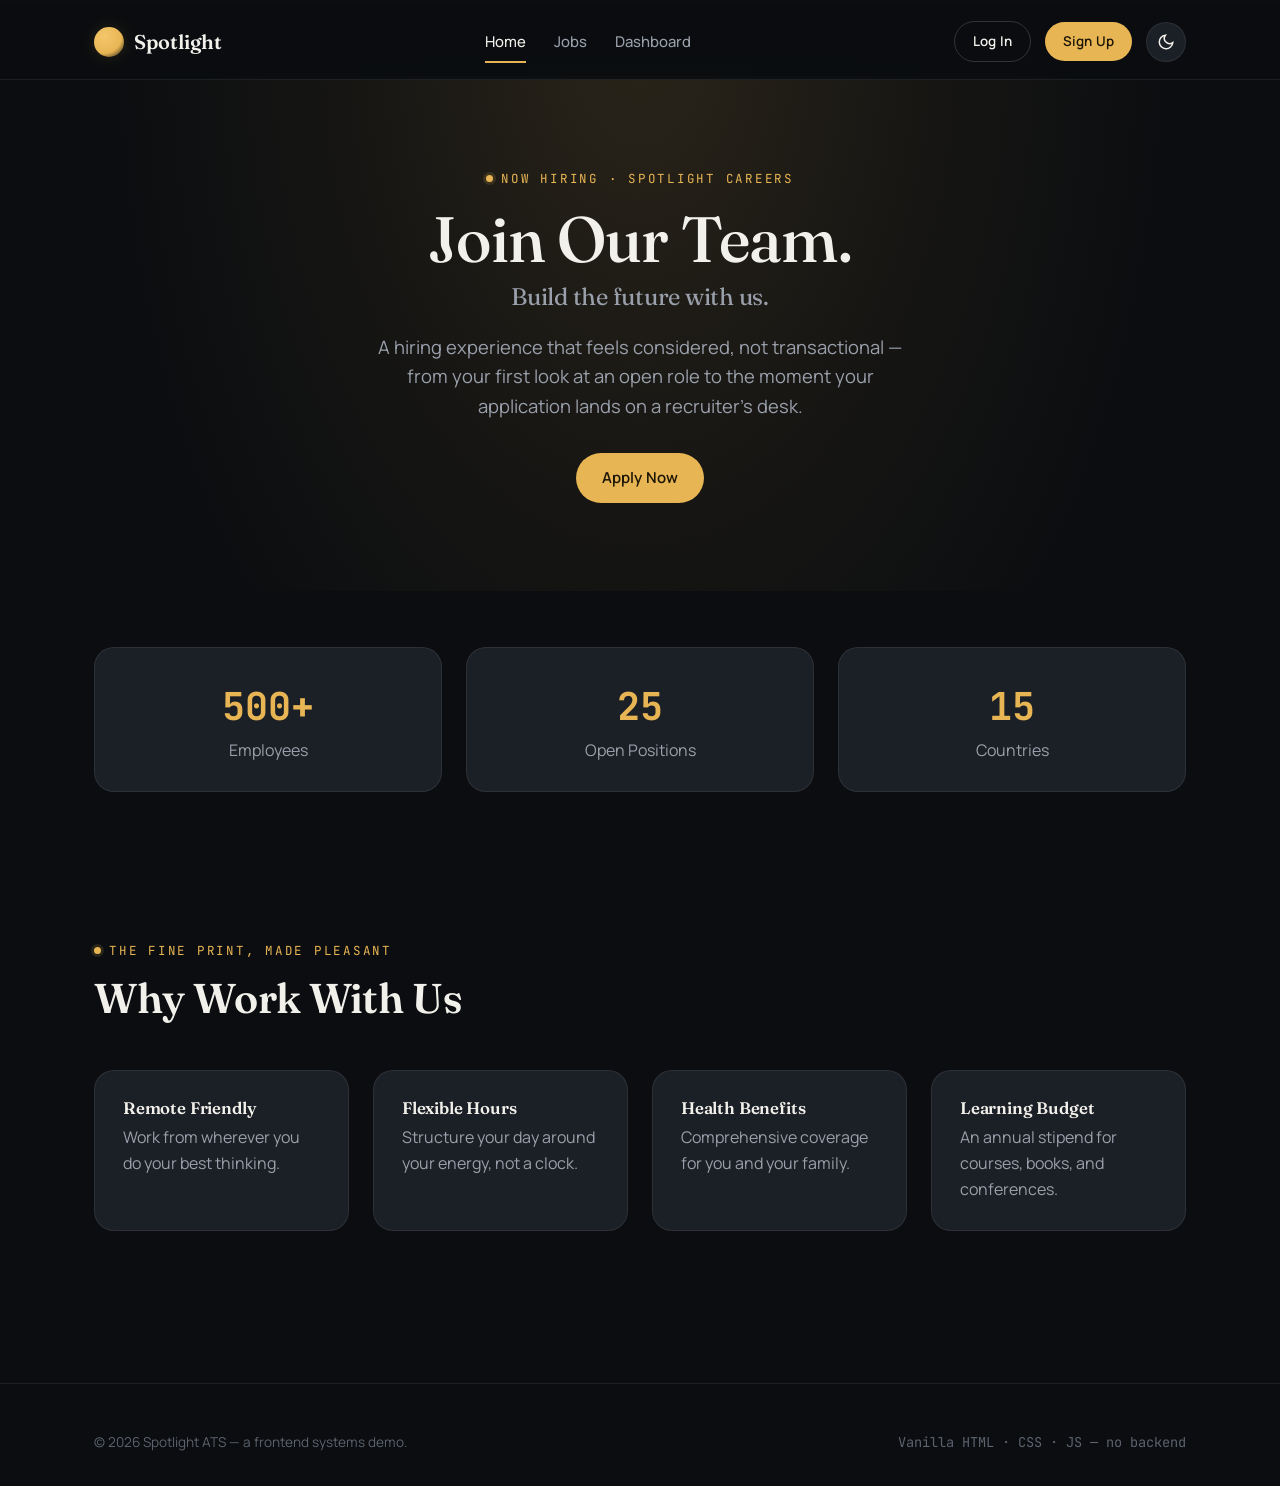
<file: index.html>
<!DOCTYPE html>
<html lang="en">
<head>
  <meta charset="UTF-8" />
  <meta name="viewport" content="width=device-width, initial-scale=1.0" />
  <title>Spotlight — Join Our Team</title>
  <meta name="description" content="Spotlight is hiring. Explore open roles and apply in minutes." />
  <link rel="stylesheet" href="css/style.css" />
  <link rel="stylesheet" href="css/theme.css" />
  <link rel="stylesheet" href="css/forms.css" />
  <link rel="stylesheet" href="css/animations.css" />
  <link rel="stylesheet" href="css/responsive.css" />
</head>
<body data-page="home">
  <a href="#main" class="skip-link">Skip to main content</a>

  <header class="site-header">
    <div class="container">
      <a href="index.html" class="brand"><span class="brand-mark" aria-hidden="true"></span>Spotlight</a>
      <nav class="main-nav" aria-label="Primary">
        <a href="index.html" data-nav-key="home">Home</a>
        <a href="jobs.html" data-nav-key="jobs">Jobs</a>
        <a href="dashboard.html" data-nav-key="dashboard">Dashboard</a>
      </nav>
      <div class="header-actions">
        <a href="login.html" class="btn btn--ghost btn--sm">Log In</a>
        <a href="jobs.html" class="btn btn--primary btn--sm">Sign Up</a>
        <button class="theme-toggle" aria-label="Switch between dark and light theme" aria-pressed="false">
          <svg class="icon-sun" viewBox="0 0 24 24" fill="none" stroke="currentColor" stroke-width="2"><circle cx="12" cy="12" r="4"/><path d="M12 2v2M12 20v2M4.93 4.93l1.41 1.41M17.66 17.66l1.41 1.41M2 12h2M20 12h2M6.34 17.66l-1.41 1.41M19.07 4.93l-1.41 1.41"/></svg>
          <svg class="icon-moon" viewBox="0 0 24 24" fill="none" stroke="currentColor" stroke-width="2"><path d="M21 12.79A9 9 0 1 1 11.21 3 7 7 0 0 0 21 12.79z"/></svg>
        </button>
        <button class="mobile-menu-btn" aria-label="Open menu" aria-expanded="false">
          <svg viewBox="0 0 24 24" fill="none" stroke="currentColor" stroke-width="2"><path d="M3 6h18M3 12h18M3 18h18"/></svg>
        </button>
      </div>
    </div>
    <div class="mobile-nav-panel">
      <a href="index.html" data-nav-key="home">Home</a>
      <a href="jobs.html" data-nav-key="jobs">Jobs</a>
      <a href="dashboard.html" data-nav-key="dashboard">Dashboard</a>
      <a href="login.html">Log In</a>
    </div>
  </header>

  <main id="main">
    <!-- Hero -->
    <section class="spotlight section">
      <div class="container text-center" style="max-width:760px;margin:0 auto;">
        <span class="eyebrow">Now Hiring · Spotlight Careers</span>
        <h1 class="fade-in">Join Our Team.</h1>
        <h2 class="fade-in fade-in--delay-1" style="color:var(--text-muted);font-weight:400;font-size:clamp(1.1rem,2.4vw,1.5rem);margin-top:10px;">
          Build the future with us.
        </h2>
        <p class="lede fade-in fade-in--delay-2" style="margin:22px auto 32px;">
          A hiring experience that feels considered, not transactional — from your first
          look at an open role to the moment your application lands on a recruiter's desk.
        </p>
        <a href="jobs.html" class="btn btn--primary fade-in fade-in--delay-3">Apply Now</a>
      </div>
    </section>

    <!-- Stats -->
    <section class="section--tight" id="statsSection">
      <div class="container">
        <div class="grid grid--3">
          <div class="card text-center">
            <div class="stat-number mono" data-count-to="500" data-suffix="+" style="font-size:2.4rem;font-weight:700;color:var(--accent);">0</div>
            <p>Employees</p>
          </div>
          <div class="card text-center">
            <div class="stat-number mono" data-count-to="25" style="font-size:2.4rem;font-weight:700;color:var(--accent);">0</div>
            <p>Open Positions</p>
          </div>
          <div class="card text-center">
            <div class="stat-number mono" data-count-to="15" style="font-size:2.4rem;font-weight:700;color:var(--accent);">0</div>
            <p>Countries</p>
          </div>
        </div>
      </div>
    </section>

    <!-- Why work with us -->
    <section class="section">
      <div class="container">
        <div class="section-head">
          <span class="eyebrow">The Fine Print, Made Pleasant</span>
          <h2>Why Work With Us</h2>
        </div>
        <div class="grid grid--4">
          <div class="card">
            <h3 style="font-size:1.05rem;margin-bottom:8px;">Remote Friendly</h3>
            <p>Work from wherever you do your best thinking.</p>
          </div>
          <div class="card">
            <h3 style="font-size:1.05rem;margin-bottom:8px;">Flexible Hours</h3>
            <p>Structure your day around your energy, not a clock.</p>
          </div>
          <div class="card">
            <h3 style="font-size:1.05rem;margin-bottom:8px;">Health Benefits</h3>
            <p>Comprehensive coverage for you and your family.</p>
          </div>
          <div class="card">
            <h3 style="font-size:1.05rem;margin-bottom:8px;">Learning Budget</h3>
            <p>An annual stipend for courses, books, and conferences.</p>
          </div>
        </div>
      </div>
    </section>
  </main>

  <footer class="site-footer">
    <div class="container">
      <p class="footer-note">© <span data-year></span> Spotlight ATS — a frontend systems demo.</p>
      <p class="footer-note mono">Vanilla HTML · CSS · JS — no backend</p>
    </div>
  </footer>

  <script src="js/storage.js"></script>
  <script src="js/app.js"></script>
  <script src="js/theme.js"></script>
  <script src="js/progress.js"></script>
</body>
</html>
</file>
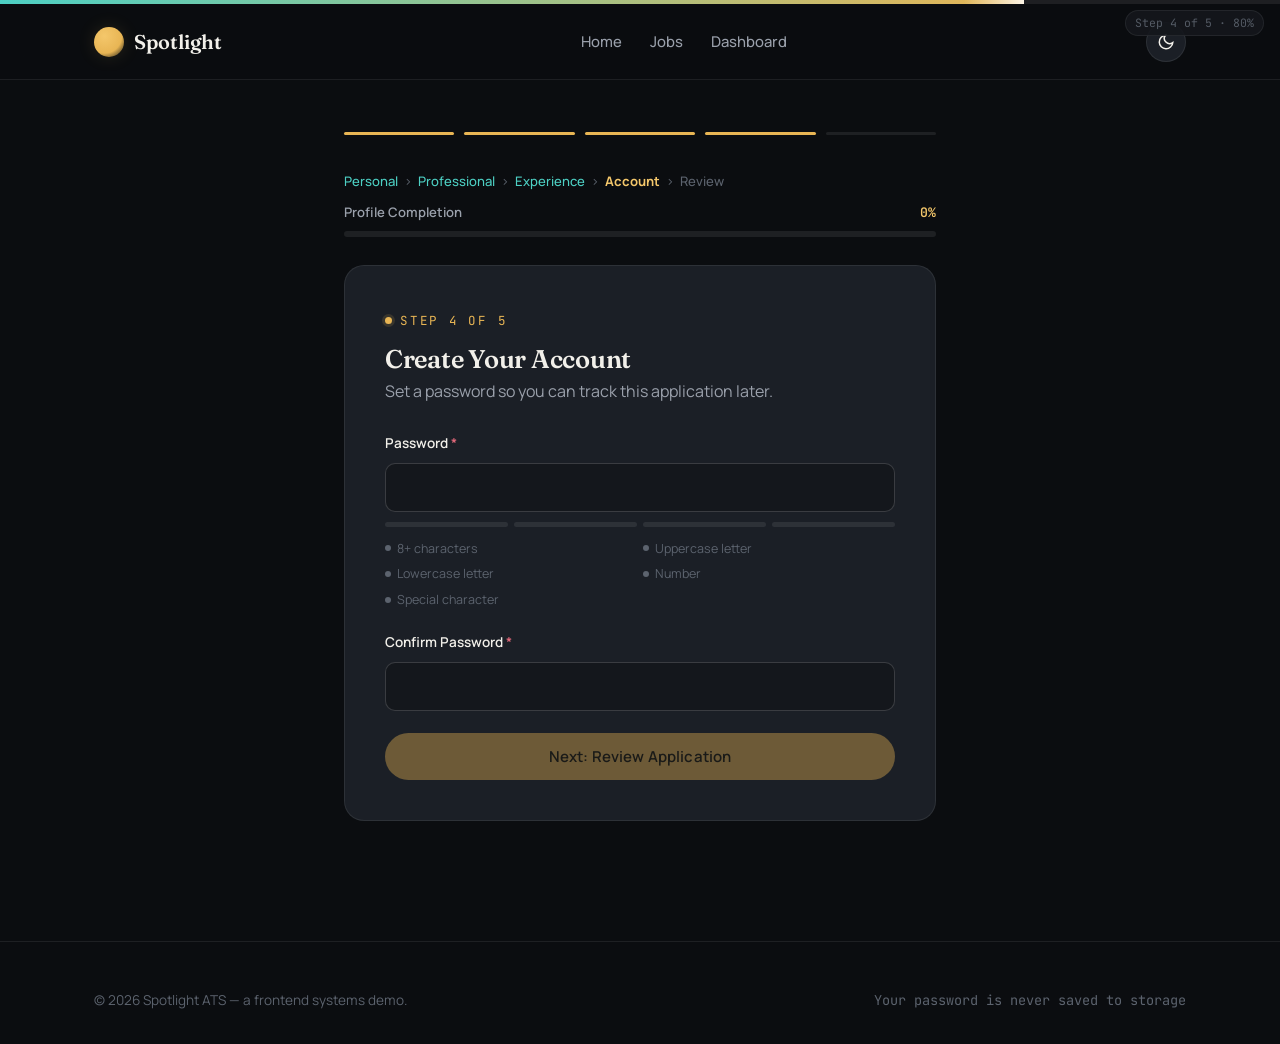
<file: account.html>
<!DOCTYPE html>
<html lang="en">
<head>
  <meta charset="UTF-8" />
  <meta name="viewport" content="width=device-width, initial-scale=1.0" />
  <title>Spotlight — Create Your Account</title>
  <link rel="stylesheet" href="css/style.css" />
  <link rel="stylesheet" href="css/theme.css" />
  <link rel="stylesheet" href="css/forms.css" />
  <link rel="stylesheet" href="css/animations.css" />
  <link rel="stylesheet" href="css/responsive.css" />
</head>
<body data-page="apply" data-progress="80" data-progress-label="Step 4 of 5 · 80%" data-step-index="3">
  <a href="#main" class="skip-link">Skip to main content</a>

  <header class="site-header">
    <div class="container">
      <a href="index.html" class="brand"><span class="brand-mark" aria-hidden="true"></span>Spotlight</a>
      <nav class="main-nav" aria-label="Primary">
        <a href="index.html" data-nav-key="home">Home</a>
        <a href="jobs.html" data-nav-key="jobs">Jobs</a>
        <a href="dashboard.html" data-nav-key="dashboard">Dashboard</a>
      </nav>
      <div class="header-actions">
        <button class="theme-toggle" aria-label="Switch between dark and light theme" aria-pressed="false">
          <svg class="icon-sun" viewBox="0 0 24 24" fill="none" stroke="currentColor" stroke-width="2"><circle cx="12" cy="12" r="4"/><path d="M12 2v2M12 20v2M4.93 4.93l1.41 1.41M17.66 17.66l1.41 1.41M2 12h2M20 12h2M6.34 17.66l-1.41 1.41M19.07 4.93l-1.41 1.41"/></svg>
          <svg class="icon-moon" viewBox="0 0 24 24" fill="none" stroke="currentColor" stroke-width="2"><path d="M21 12.79A9 9 0 1 1 11.21 3 7 7 0 0 0 21 12.79z"/></svg>
        </button>
      </div>
    </div>
  </header>

  <main id="main">
    <section class="section--tight">
      <div class="container form-shell">
        <div class="form-steps" aria-hidden="true">
          <div class="form-step"></div><div class="form-step"></div><div class="form-step"></div>
          <div class="form-step"></div><div class="form-step"></div>
        </div>
        <div class="form-steps-labels" aria-hidden="true">
          <span>Personal</span><span>Professional</span><span>Experience</span><span>Account</span><span>Review</span>
        </div>

        <div id="profileCompletion" class="completion-widget"></div>

        <div class="form-card fade-in">
          <span class="eyebrow">Step 4 of 5</span>
          <h2 style="font-size:1.6rem;margin-bottom:6px;">Create Your Account</h2>
          <p style="margin-bottom:28px;">Set a password so you can track this application later.</p>

          <form id="accountForm" novalidate>
            <div class="error-summary" id="errorSummary" role="alert" aria-live="assertive"></div>

            <div class="field">
              <label for="password">Password<span class="required-mark" aria-hidden="true">*</span></label>
              <input type="password" id="password" required autocomplete="new-password" />
              <div class="strength-meter" aria-hidden="true">
                <div class="strength-bar"></div><div class="strength-bar"></div>
                <div class="strength-bar"></div><div class="strength-bar"></div>
              </div>
              <p id="strengthLabel" class="strength-label mono" aria-live="polite"></p>
              <ul class="strength-rules">
                <li data-rule="length"><span class="rule-dot"></span>8+ characters</li>
                <li data-rule="upper"><span class="rule-dot"></span>Uppercase letter</li>
                <li data-rule="lower"><span class="rule-dot"></span>Lowercase letter</li>
                <li data-rule="number"><span class="rule-dot"></span>Number</li>
                <li data-rule="special"><span class="rule-dot"></span>Special character</li>
              </ul>
            </div>

            <div class="field">
              <label for="confirmPassword">Confirm Password<span class="required-mark" aria-hidden="true">*</span></label>
              <input type="password" id="confirmPassword" required autocomplete="new-password" aria-describedby="matchError" />
              <p id="matchError" class="field-error" role="alert" style="display:none;">Passwords don't match.</p>
            </div>

            <button type="submit" id="accountSubmitBtn" class="btn btn--primary btn--block" disabled>
              Next: Review Application
            </button>
          </form>
        </div>
      </div>
    </section>
  </main>

  <footer class="site-footer">
    <div class="container">
      <p class="footer-note">© <span data-year></span> Spotlight ATS — a frontend systems demo.</p>
      <p class="footer-note mono">Your password is never saved to storage</p>
    </div>
  </footer>

  <script src="js/storage.js"></script>
  <script src="js/app.js"></script>
  <script src="js/completion.js"></script>
  <script src="js/theme.js"></script>
  <script src="js/progress.js"></script>
  <script src="js/validation.js"></script>
  <script src="js/password.js"></script>
</body>
</html>
</file>
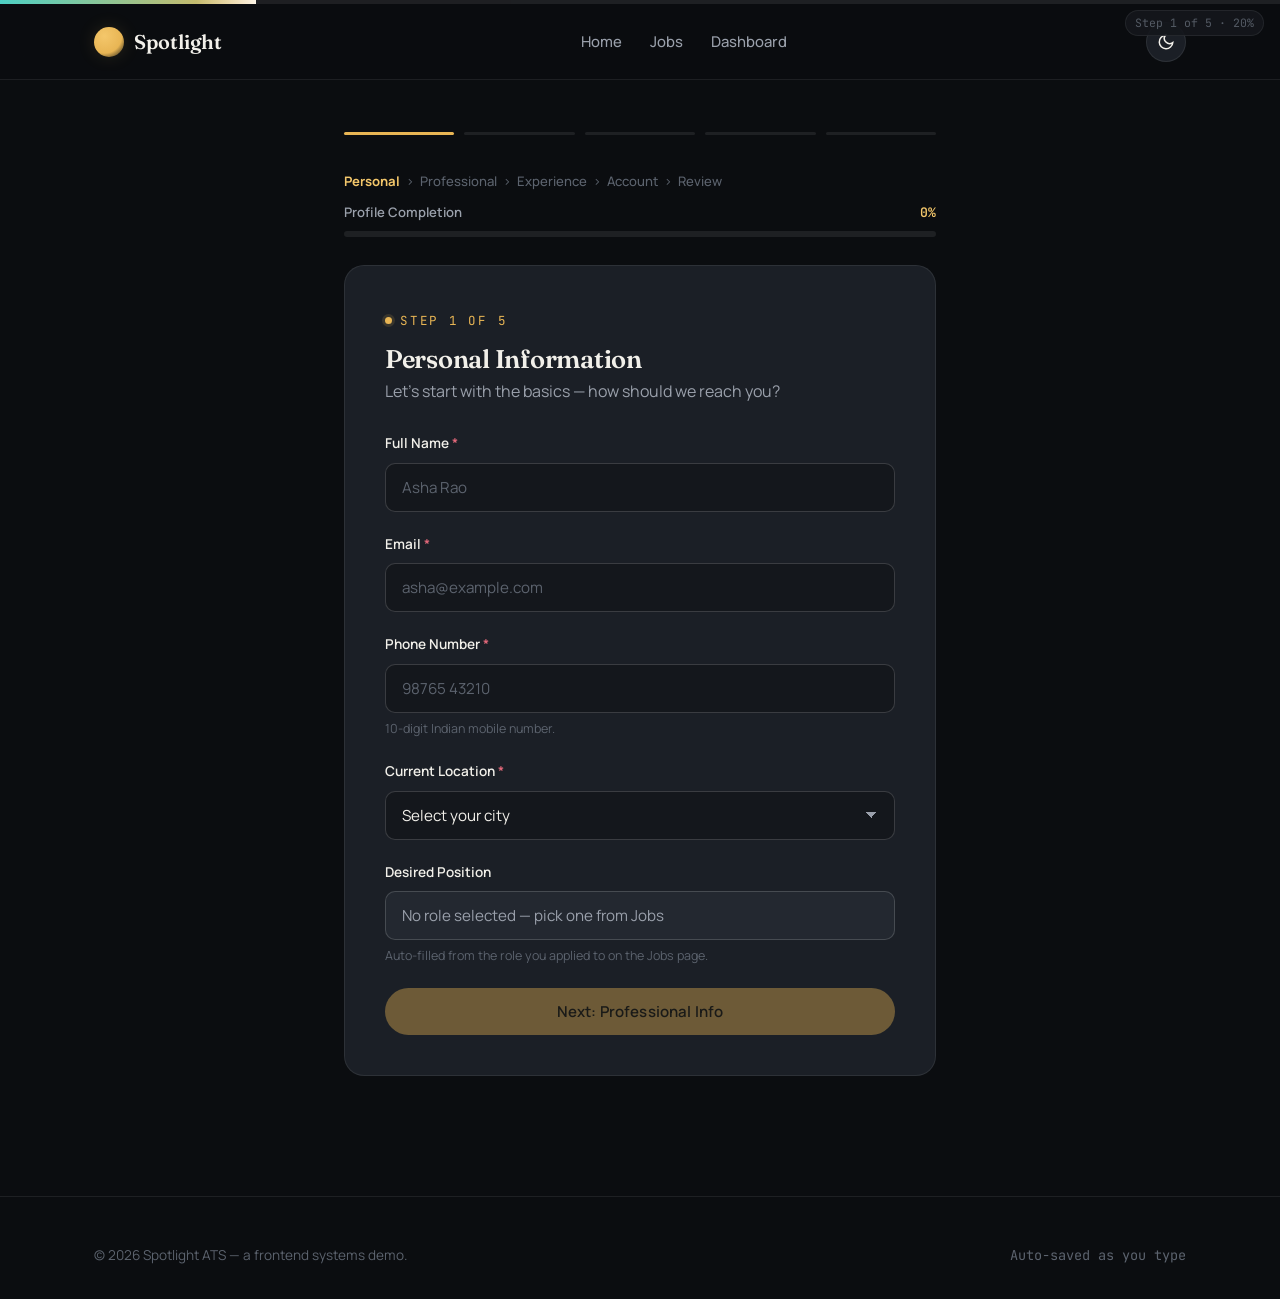
<file: application-step1.html>
<!DOCTYPE html>
<html lang="en">
<head>
  <meta charset="UTF-8" />
  <meta name="viewport" content="width=device-width, initial-scale=1.0" />
  <title>Spotlight — Personal Information</title>
  <link rel="stylesheet" href="css/style.css" />
  <link rel="stylesheet" href="css/theme.css" />
  <link rel="stylesheet" href="css/forms.css" />
  <link rel="stylesheet" href="css/animations.css" />
  <link rel="stylesheet" href="css/responsive.css" />
</head>
<body data-page="apply" data-progress="20" data-progress-label="Step 1 of 5 · 20%" data-step-index="0">
  <a href="#main" class="skip-link">Skip to main content</a>

  <header class="site-header">
    <div class="container">
      <a href="index.html" class="brand"><span class="brand-mark" aria-hidden="true"></span>Spotlight</a>
      <nav class="main-nav" aria-label="Primary">
        <a href="index.html" data-nav-key="home">Home</a>
        <a href="jobs.html" data-nav-key="jobs">Jobs</a>
        <a href="dashboard.html" data-nav-key="dashboard">Dashboard</a>
      </nav>
      <div class="header-actions">
        <button class="theme-toggle" aria-label="Switch between dark and light theme" aria-pressed="false">
          <svg class="icon-sun" viewBox="0 0 24 24" fill="none" stroke="currentColor" stroke-width="2"><circle cx="12" cy="12" r="4"/><path d="M12 2v2M12 20v2M4.93 4.93l1.41 1.41M17.66 17.66l1.41 1.41M2 12h2M20 12h2M6.34 17.66l-1.41 1.41M19.07 4.93l-1.41 1.41"/></svg>
          <svg class="icon-moon" viewBox="0 0 24 24" fill="none" stroke="currentColor" stroke-width="2"><path d="M21 12.79A9 9 0 1 1 11.21 3 7 7 0 0 0 21 12.79z"/></svg>
        </button>
      </div>
    </div>
  </header>

  <main id="main">
    <section class="section--tight">
      <div class="container form-shell">
        <div class="form-steps" aria-hidden="true">
          <div class="form-step"></div><div class="form-step"></div><div class="form-step"></div>
          <div class="form-step"></div><div class="form-step"></div>
        </div>
        <div class="form-steps-labels" aria-hidden="true">
          <span>Personal</span><span>Professional</span><span>Experience</span><span>Account</span><span>Review</span>
        </div>

        <div id="profileCompletion" class="completion-widget"></div>

        <div class="form-card fade-in">
          <span class="eyebrow">Step 1 of 5</span>
          <h2 style="font-size:1.6rem;margin-bottom:6px;">Personal Information</h2>
          <p style="margin-bottom:28px;">Let's start with the basics — how should we reach you?</p>

          <form id="step1Form" novalidate>
            <div class="error-summary" id="errorSummary" role="alert" aria-live="assertive"></div>

            <div class="field">
              <label for="fullName">Full Name<span class="required-mark" aria-hidden="true">*</span></label>
              <input type="text" id="fullName" required aria-describedby="fullName-error" placeholder="Asha Rao" />
              <svg class="field-valid-tick" viewBox="0 0 24 24" fill="none" stroke="currentColor" stroke-width="2.5"><path d="M20 6 9 17l-5-5"/></svg>
              <p id="fullName-error" class="field-error" role="alert"></p>
            </div>

            <div class="field">
              <label for="email">Email<span class="required-mark" aria-hidden="true">*</span></label>
              <input type="email" id="email" required aria-describedby="email-error" placeholder="asha@example.com" />
              <svg class="field-valid-tick" viewBox="0 0 24 24" fill="none" stroke="currentColor" stroke-width="2.5"><path d="M20 6 9 17l-5-5"/></svg>
              <p id="email-error" class="field-error" role="alert"></p>
            </div>

            <div class="field">
              <label for="phone">Phone Number<span class="required-mark" aria-hidden="true">*</span></label>
              <input type="tel" id="phone" required aria-describedby="phone-error" placeholder="98765 43210" />
              <svg class="field-valid-tick" viewBox="0 0 24 24" fill="none" stroke="currentColor" stroke-width="2.5"><path d="M20 6 9 17l-5-5"/></svg>
              <p id="phone-error" class="field-error" role="alert"></p>
              <p class="hint">10-digit Indian mobile number.</p>
            </div>

            <div class="field">
              <label for="location">Current Location<span class="required-mark" aria-hidden="true">*</span></label>
              <select id="location" required>
                <option value="" disabled selected>Select your city</option>
                <option value="Delhi">Delhi</option>
                <option value="Mumbai">Mumbai</option>
                <option value="Bangalore">Bangalore</option>
                <option value="Hyderabad">Hyderabad</option>
                <option value="Pune">Pune</option>
                <option value="Remote">Remote</option>
              </select>
            </div>

            <div class="field">
              <label for="desiredPosition">Desired Position</label>
              <input type="text" id="desiredPosition" readonly />
              <p class="hint">Auto-filled from the role you applied to on the Jobs page.</p>
            </div>

            <button type="submit" id="step1NextBtn" class="btn btn--primary btn--block" disabled>
              Next: Professional Info
            </button>
          </form>
        </div>
      </div>
    </section>
  </main>

  <footer class="site-footer">
    <div class="container">
      <p class="footer-note">© <span data-year></span> Spotlight ATS — a frontend systems demo.</p>
      <p class="footer-note mono">Auto-saved as you type</p>
    </div>
  </footer>

  <script src="js/storage.js"></script>
  <script src="js/app.js"></script>
  <script src="js/completion.js"></script>
  <script src="js/theme.js"></script>
  <script src="js/progress.js"></script>
  <script src="js/validation.js"></script>
</body>
</html>
</file>
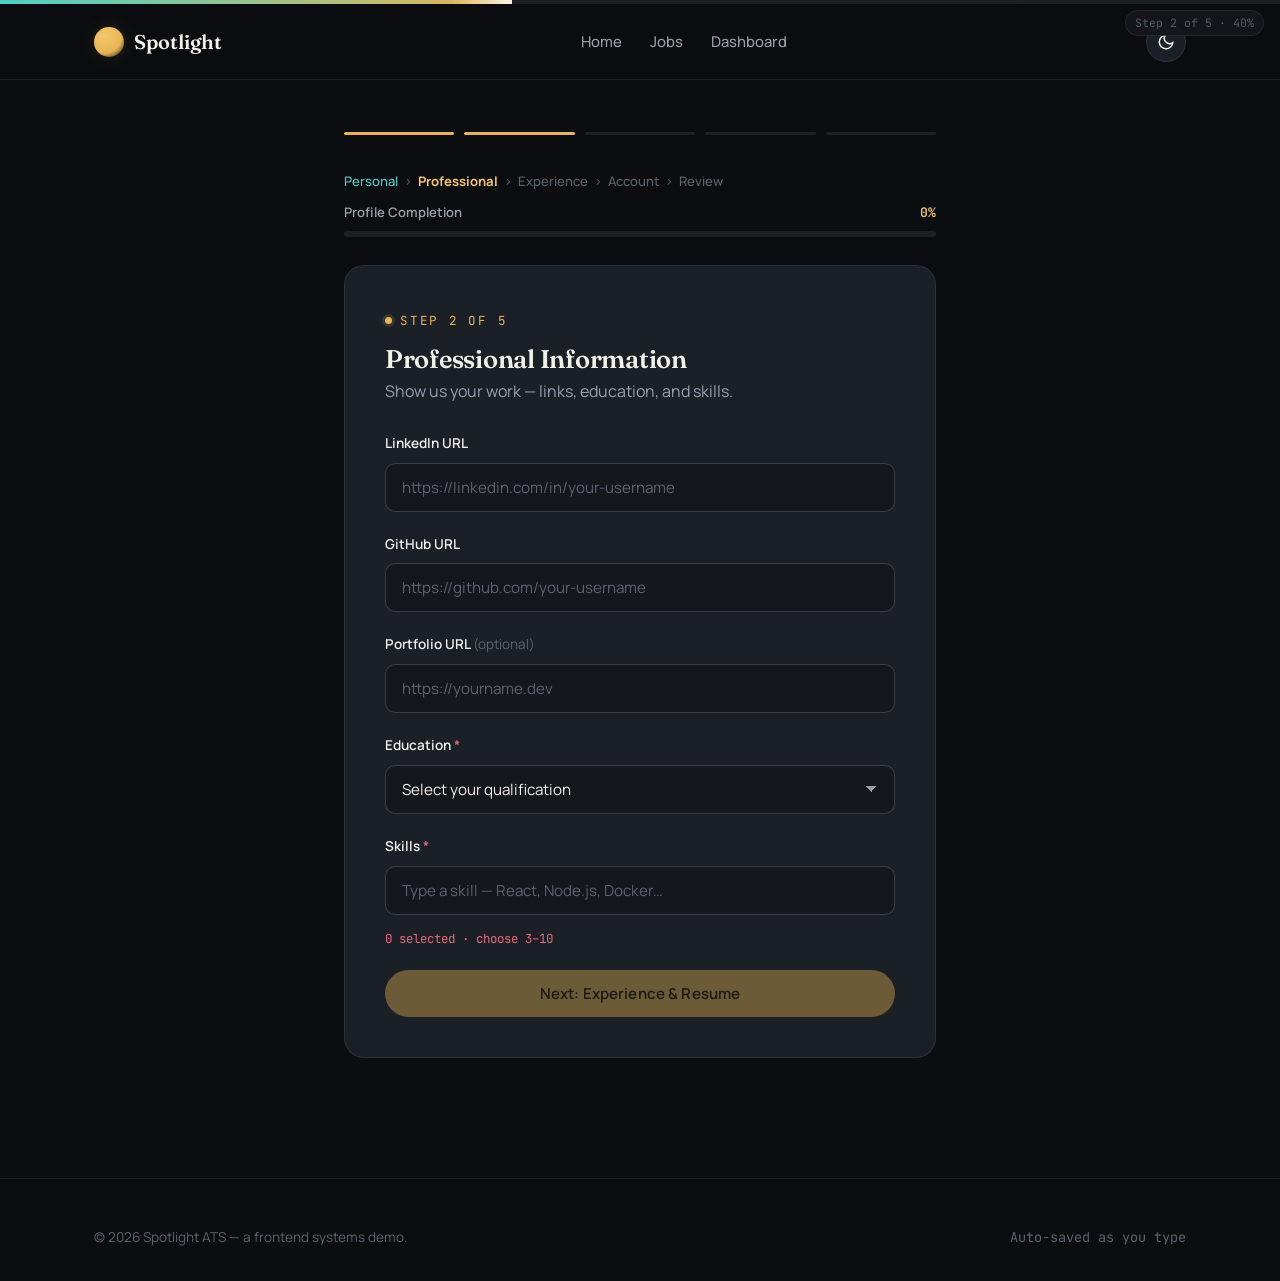
<file: application-step2.html>
<!DOCTYPE html>
<html lang="en">
<head>
  <meta charset="UTF-8" />
  <meta name="viewport" content="width=device-width, initial-scale=1.0" />
  <title>Spotlight — Professional Information</title>
  <link rel="stylesheet" href="css/style.css" />
  <link rel="stylesheet" href="css/theme.css" />
  <link rel="stylesheet" href="css/forms.css" />
  <link rel="stylesheet" href="css/animations.css" />
  <link rel="stylesheet" href="css/responsive.css" />
</head>
<body data-page="apply" data-progress="40" data-progress-label="Step 2 of 5 · 40%" data-step-index="1">
  <a href="#main" class="skip-link">Skip to main content</a>

  <header class="site-header">
    <div class="container">
      <a href="index.html" class="brand"><span class="brand-mark" aria-hidden="true"></span>Spotlight</a>
      <nav class="main-nav" aria-label="Primary">
        <a href="index.html" data-nav-key="home">Home</a>
        <a href="jobs.html" data-nav-key="jobs">Jobs</a>
        <a href="dashboard.html" data-nav-key="dashboard">Dashboard</a>
      </nav>
      <div class="header-actions">
        <button class="theme-toggle" aria-label="Switch between dark and light theme" aria-pressed="false">
          <svg class="icon-sun" viewBox="0 0 24 24" fill="none" stroke="currentColor" stroke-width="2"><circle cx="12" cy="12" r="4"/><path d="M12 2v2M12 20v2M4.93 4.93l1.41 1.41M17.66 17.66l1.41 1.41M2 12h2M20 12h2M6.34 17.66l-1.41 1.41M19.07 4.93l-1.41 1.41"/></svg>
          <svg class="icon-moon" viewBox="0 0 24 24" fill="none" stroke="currentColor" stroke-width="2"><path d="M21 12.79A9 9 0 1 1 11.21 3 7 7 0 0 0 21 12.79z"/></svg>
        </button>
      </div>
    </div>
  </header>

  <main id="main">
    <section class="section--tight">
      <div class="container form-shell">
        <div class="form-steps" aria-hidden="true">
          <div class="form-step"></div><div class="form-step"></div><div class="form-step"></div>
          <div class="form-step"></div><div class="form-step"></div>
        </div>
        <div class="form-steps-labels" aria-hidden="true">
          <span>Personal</span><span>Professional</span><span>Experience</span><span>Account</span><span>Review</span>
        </div>

        <div id="profileCompletion" class="completion-widget"></div>

        <div class="form-card fade-in">
          <span class="eyebrow">Step 2 of 5</span>
          <h2 style="font-size:1.6rem;margin-bottom:6px;">Professional Information</h2>
          <p style="margin-bottom:28px;">Show us your work — links, education, and skills.</p>

          <form id="step2Form" novalidate>
            <div class="error-summary" id="errorSummary" role="alert" aria-live="assertive"></div>

            <div class="field">
              <label for="linkedin">LinkedIn URL</label>
              <input type="url" id="linkedin" placeholder="https://linkedin.com/in/your-username" aria-describedby="linkedin-error" />
              <svg class="field-valid-tick" viewBox="0 0 24 24" fill="none" stroke="currentColor" stroke-width="2.5"><path d="M20 6 9 17l-5-5"/></svg>
              <p id="linkedin-error" class="field-error" role="alert"></p>
            </div>

            <div class="field">
              <label for="github">GitHub URL</label>
              <input type="url" id="github" placeholder="https://github.com/your-username" aria-describedby="github-error" />
              <svg class="field-valid-tick" viewBox="0 0 24 24" fill="none" stroke="currentColor" stroke-width="2.5"><path d="M20 6 9 17l-5-5"/></svg>
              <p id="github-error" class="field-error" role="alert"></p>
            </div>

            <div class="field">
              <label for="portfolio">Portfolio URL <span style="color:var(--text-faint);font-weight:400;">(optional)</span></label>
              <input type="url" id="portfolio" placeholder="https://yourname.dev" aria-describedby="portfolio-error" />
              <svg class="field-valid-tick" viewBox="0 0 24 24" fill="none" stroke="currentColor" stroke-width="2.5"><path d="M20 6 9 17l-5-5"/></svg>
              <p id="portfolio-error" class="field-error" role="alert"></p>
            </div>

            <div class="field">
              <label for="education">Education<span class="required-mark" aria-hidden="true">*</span></label>
              <select id="education" required>
                <option value="" disabled selected>Select your qualification</option>
                <option value="BCA">BCA</option>
                <option value="BTech">BTech</option>
                <option value="MCA">MCA</option>
                <option value="MTech">MTech</option>
                <option value="BSc">BSc</option>
                <option value="MSc">MSc</option>
              </select>
            </div>

            <div class="field">
              <label for="skillSearch">Skills<span class="required-mark" aria-hidden="true">*</span></label>
              <div class="skill-search">
                <input type="text" id="skillSearch" placeholder="Type a skill — React, Node.js, Docker…"
                  autocomplete="off" role="combobox" aria-expanded="false" aria-controls="skillSuggestions" />
                <div class="skill-suggestions" id="skillSuggestions" role="listbox"></div>
              </div>
              <div class="selected-skills-chips" id="selectedSkillsChips"></div>
              <p id="skillsCount" class="skills-count"></p>
            </div>

            <button type="submit" id="step2NextBtn" class="btn btn--primary btn--block" disabled>
              Next: Experience &amp; Resume
            </button>
          </form>
        </div>
      </div>
    </section>
  </main>

  <footer class="site-footer">
    <div class="container">
      <p class="footer-note">© <span data-year></span> Spotlight ATS — a frontend systems demo.</p>
      <p class="footer-note mono">Auto-saved as you type</p>
    </div>
  </footer>

  <script src="js/storage.js"></script>
  <script src="js/app.js"></script>
  <script src="js/completion.js"></script>
  <script src="js/theme.js"></script>
  <script src="js/progress.js"></script>
  <script src="js/validation.js"></script>
  <script src="js/skills.js"></script>
</body>
</html>
</file>
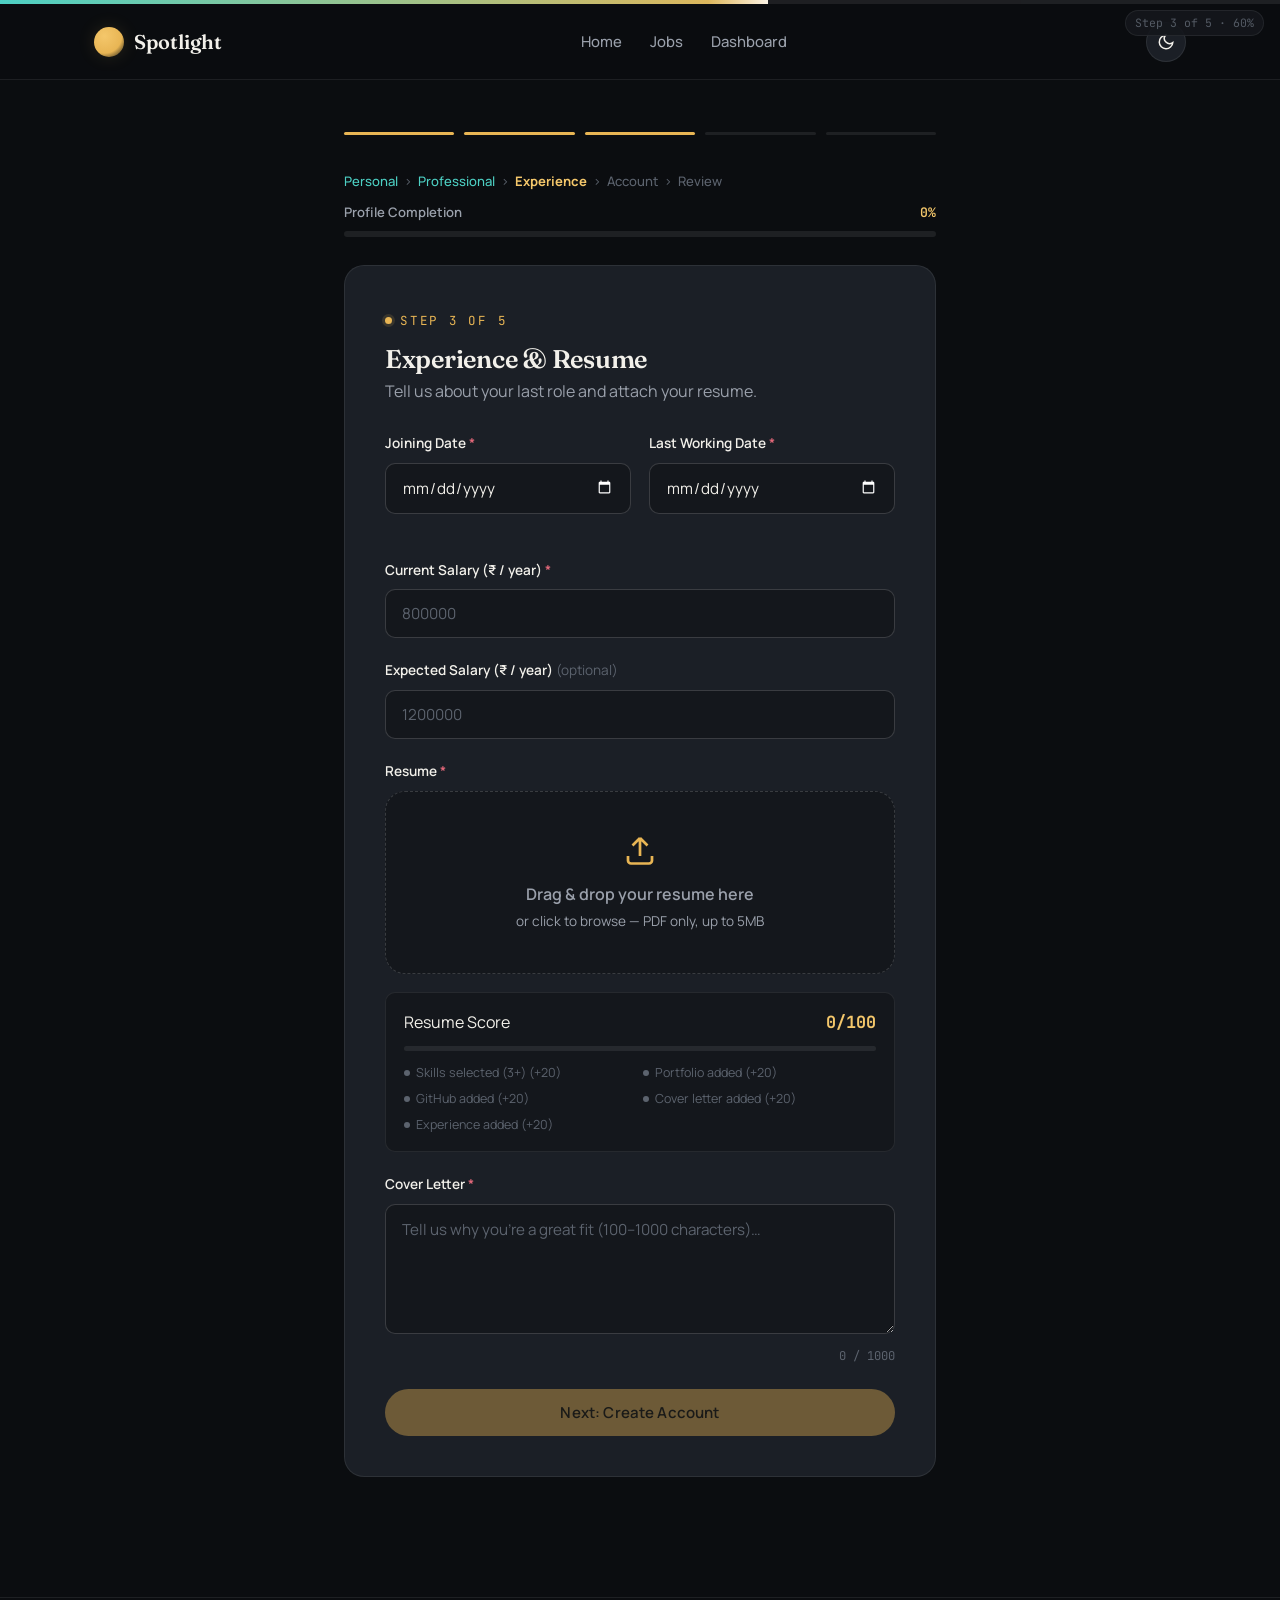
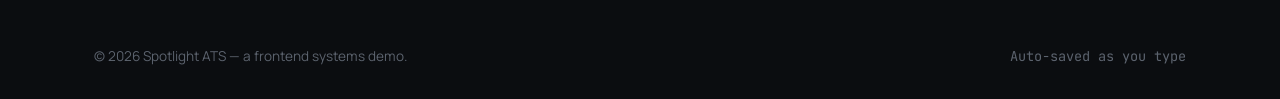
<file: application-step3.html>
<!DOCTYPE html>
<html lang="en">
<head>
  <meta charset="UTF-8" />
  <meta name="viewport" content="width=device-width, initial-scale=1.0" />
  <title>Spotlight — Experience &amp; Resume</title>
  <link rel="stylesheet" href="css/style.css" />
  <link rel="stylesheet" href="css/theme.css" />
  <link rel="stylesheet" href="css/forms.css" />
  <link rel="stylesheet" href="css/animations.css" />
  <link rel="stylesheet" href="css/responsive.css" />
</head>
<body data-page="apply" data-progress="60" data-progress-label="Step 3 of 5 · 60%" data-step-index="2">
  <a href="#main" class="skip-link">Skip to main content</a>

  <header class="site-header">
    <div class="container">
      <a href="index.html" class="brand"><span class="brand-mark" aria-hidden="true"></span>Spotlight</a>
      <nav class="main-nav" aria-label="Primary">
        <a href="index.html" data-nav-key="home">Home</a>
        <a href="jobs.html" data-nav-key="jobs">Jobs</a>
        <a href="dashboard.html" data-nav-key="dashboard">Dashboard</a>
      </nav>
      <div class="header-actions">
        <button class="theme-toggle" aria-label="Switch between dark and light theme" aria-pressed="false">
          <svg class="icon-sun" viewBox="0 0 24 24" fill="none" stroke="currentColor" stroke-width="2"><circle cx="12" cy="12" r="4"/><path d="M12 2v2M12 20v2M4.93 4.93l1.41 1.41M17.66 17.66l1.41 1.41M2 12h2M20 12h2M6.34 17.66l-1.41 1.41M19.07 4.93l-1.41 1.41"/></svg>
          <svg class="icon-moon" viewBox="0 0 24 24" fill="none" stroke="currentColor" stroke-width="2"><path d="M21 12.79A9 9 0 1 1 11.21 3 7 7 0 0 0 21 12.79z"/></svg>
        </button>
      </div>
    </div>
  </header>

  <main id="main">
    <section class="section--tight">
      <div class="container form-shell">
        <div class="form-steps" aria-hidden="true">
          <div class="form-step"></div><div class="form-step"></div><div class="form-step"></div>
          <div class="form-step"></div><div class="form-step"></div>
        </div>
        <div class="form-steps-labels" aria-hidden="true">
          <span>Personal</span><span>Professional</span><span>Experience</span><span>Account</span><span>Review</span>
        </div>

        <div id="profileCompletion" class="completion-widget"></div>

        <div class="form-card fade-in">
          <span class="eyebrow">Step 3 of 5</span>
          <h2 style="font-size:1.6rem;margin-bottom:6px;">Experience &amp; Resume</h2>
          <p style="margin-bottom:28px;">Tell us about your last role and attach your resume.</p>

          <form id="step3Form" novalidate>
            <div class="error-summary" id="errorSummary" role="alert" aria-live="assertive"></div>

            <div class="field-row">
              <div class="field">
                <label for="joiningDate">Joining Date<span class="required-mark" aria-hidden="true">*</span></label>
                <input type="date" id="joiningDate" required />
              </div>
              <div class="field">
                <label for="lastWorkingDate">Last Working Date<span class="required-mark" aria-hidden="true">*</span></label>
                <input type="date" id="lastWorkingDate" required />
              </div>
            </div>
            <p id="dateError" class="field-error" role="alert" style="display:none;margin-top:-12px;margin-bottom:16px;"></p>
            <div id="experienceReadout" class="exp-readout" style="display:none;"></div>

            <div class="field" style="margin-top:24px;">
              <label for="currentSalary">Current Salary (₹ / year)<span class="required-mark" aria-hidden="true">*</span></label>
              <input type="text" id="currentSalary" inputmode="numeric" required aria-describedby="currentSalary-error" placeholder="800000" />
              <svg class="field-valid-tick" viewBox="0 0 24 24" fill="none" stroke="currentColor" stroke-width="2.5"><path d="M20 6 9 17l-5-5"/></svg>
              <p id="currentSalary-error" class="field-error" role="alert"></p>
            </div>

            <div class="field">
              <label for="expectedSalary">Expected Salary (₹ / year) <span style="color:var(--text-faint);font-weight:400;">(optional)</span></label>
              <input type="text" id="expectedSalary" inputmode="numeric" aria-describedby="expectedSalary-error" placeholder="1200000" />
              <svg class="field-valid-tick" viewBox="0 0 24 24" fill="none" stroke="currentColor" stroke-width="2.5"><path d="M20 6 9 17l-5-5"/></svg>
              <p id="expectedSalary-error" class="field-error" role="alert"></p>
            </div>

            <div class="field">
              <label>Resume<span class="required-mark" aria-hidden="true">*</span></label>
              <div class="upload-zone" id="uploadZone" tabindex="0" role="button" aria-label="Upload resume, PDF only, maximum 5 megabytes">
                <input type="file" id="resumeInput" accept="application/pdf" />
                <div class="upload-zone-text">
                  <svg class="upload-icon" viewBox="0 0 24 24" fill="none" stroke="currentColor" stroke-width="1.8"><path d="M12 16V4M12 4 7 9M12 4l5 5"/><path d="M4 16v3a2 2 0 0 0 2 2h12a2 2 0 0 0 2-2v-3"/></svg>
                  <p style="font-weight:600;margin-bottom:4px;">Drag &amp; drop your resume here</p>
                  <p style="font-size:0.85rem;">or click to browse — PDF only, up to 5MB</p>
                </div>
              </div>
              <p id="uploadError" class="field-error" role="alert" style="display:none;"></p>
              <div class="upload-preview" id="uploadPreview">
                <svg class="upload-preview-icon" viewBox="0 0 24 24" fill="none" stroke="currentColor" stroke-width="1.8"><path d="M14 2H6a2 2 0 0 0-2 2v16a2 2 0 0 0 2 2h12a2 2 0 0 0 2-2V8z"/><path d="M14 2v6h6"/></svg>
                <div class="upload-preview-meta">
                  <p class="upload-preview-name" id="uploadPreviewName"></p>
                  <p class="upload-preview-size mono" id="uploadPreviewSize"></p>
                </div>
                <button type="button" class="upload-remove" id="uploadRemove">Remove</button>
              </div>
              <div class="resume-score" id="resumeScore"></div>
            </div>

            <div class="field">
              <label for="coverLetter">Cover Letter<span class="required-mark" aria-hidden="true">*</span></label>
              <textarea id="coverLetter" required aria-describedby="coverLetterCounter" placeholder="Tell us why you're a great fit (100–1000 characters)…"></textarea>
              <p id="coverLetterCounter" class="char-counter mono">0 / 1000</p>
            </div>

            <button type="submit" id="step3NextBtn" class="btn btn--primary btn--block" disabled>
              Next: Create Account
            </button>
          </form>
        </div>
      </div>
    </section>
  </main>

  <footer class="site-footer">
    <div class="container">
      <p class="footer-note">© <span data-year></span> Spotlight ATS — a frontend systems demo.</p>
      <p class="footer-note mono">Auto-saved as you type</p>
    </div>
  </footer>

  <script src="js/storage.js"></script>
  <script src="js/app.js"></script>
  <script src="js/completion.js"></script>
  <script src="js/theme.js"></script>
  <script src="js/progress.js"></script>
  <script src="js/validation.js"></script>
  <script src="js/experience.js"></script>
  <script src="js/upload.js"></script>
</body>
</html>
</file>
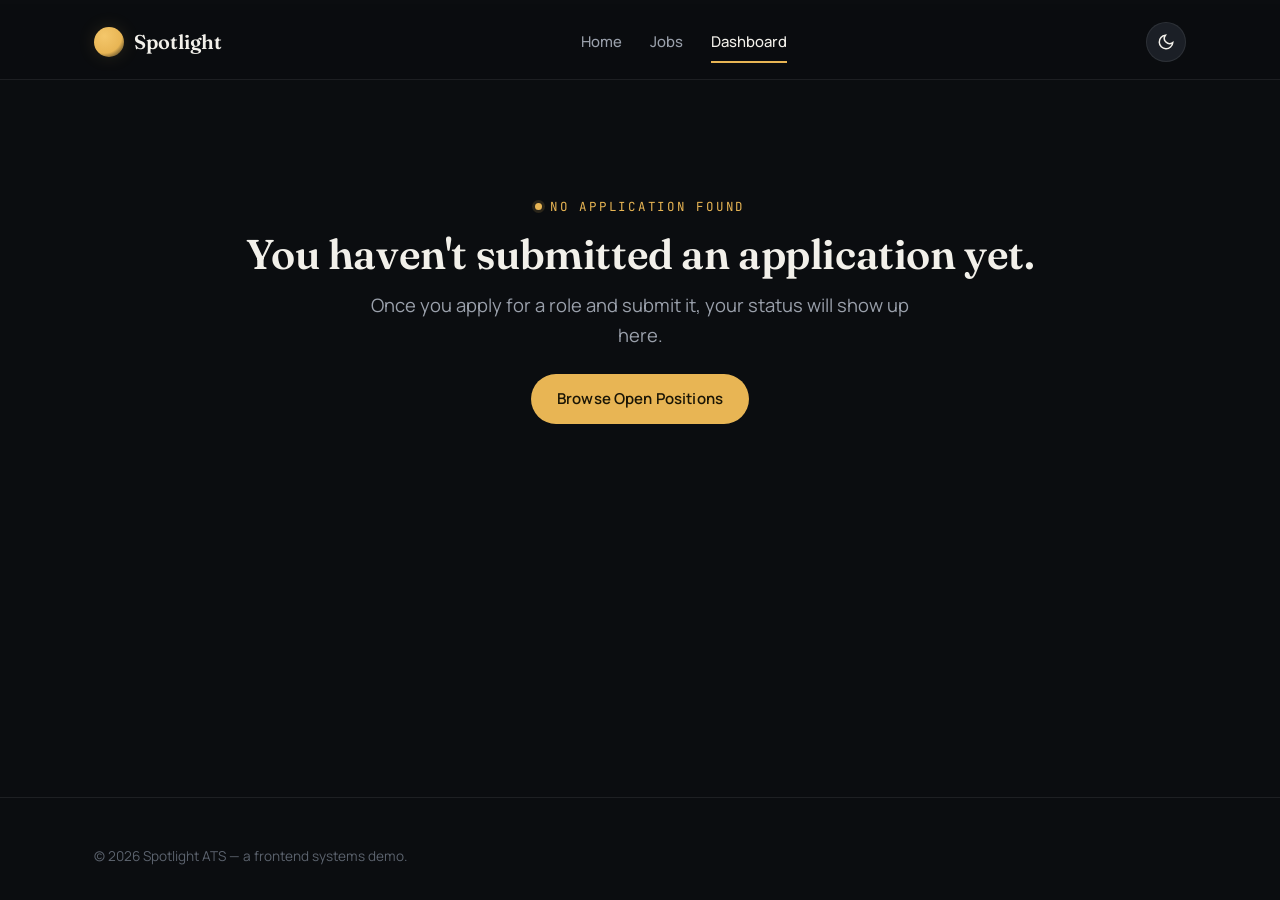
<file: dashboard.html>
<!DOCTYPE html>
<html lang="en">
<head>
  <meta charset="UTF-8" />
  <meta name="viewport" content="width=device-width, initial-scale=1.0" />
  <title>Spotlight — Application Dashboard</title>
  <link rel="stylesheet" href="css/style.css" />
  <link rel="stylesheet" href="css/theme.css" />
  <link rel="stylesheet" href="css/forms.css" />
  <link rel="stylesheet" href="css/dashboard.css" />
  <link rel="stylesheet" href="css/animations.css" />
  <link rel="stylesheet" href="css/responsive.css" />
</head>
<body data-page="dashboard">
  <a href="#main" class="skip-link">Skip to main content</a>

  <header class="site-header">
    <div class="container">
      <a href="index.html" class="brand"><span class="brand-mark" aria-hidden="true"></span>Spotlight</a>
      <nav class="main-nav" aria-label="Primary">
        <a href="index.html" data-nav-key="home">Home</a>
        <a href="jobs.html" data-nav-key="jobs">Jobs</a>
        <a href="dashboard.html" data-nav-key="dashboard">Dashboard</a>
      </nav>
      <div class="header-actions">
        <button class="theme-toggle" aria-label="Switch between dark and light theme" aria-pressed="false">
          <svg class="icon-sun" viewBox="0 0 24 24" fill="none" stroke="currentColor" stroke-width="2"><circle cx="12" cy="12" r="4"/><path d="M12 2v2M12 20v2M4.93 4.93l1.41 1.41M17.66 17.66l1.41 1.41M2 12h2M20 12h2M6.34 17.66l-1.41 1.41M19.07 4.93l-1.41 1.41"/></svg>
          <svg class="icon-moon" viewBox="0 0 24 24" fill="none" stroke="currentColor" stroke-width="2"><path d="M21 12.79A9 9 0 1 1 11.21 3 7 7 0 0 0 21 12.79z"/></svg>
        </button>
      </div>
    </div>
  </header>

  <main id="main">
    <section class="section--tight">
      <div class="container" style="max-width:980px;margin:0 auto;">

        <div id="dashboardEmpty" style="display:none;text-align:center;padding:60px 0;">
          <span class="eyebrow">No Application Found</span>
          <h2 style="margin-bottom:14px;">You haven't submitted an application yet.</h2>
          <p class="lede" style="margin:0 auto 24px;">Once you apply for a role and submit it, your status will show up here.</p>
          <a href="jobs.html" class="btn btn--primary">Browse Open Positions</a>
        </div>

        <div id="dashboardContent">
          <div class="card dashboard-header-card">
            <div>
              <span class="eyebrow">Application Dashboard</span>
              <h2 style="font-size:1.5rem;">Hi <span id="dashboardName">Candidate</span>, here's where things stand.</h2>
              <p>Applied for <strong id="dashboardRole" style="color:var(--text);"></strong></p>
            </div>
            <div class="text-center">
              <p class="hint" style="margin-bottom:4px;">Application ID</p>
              <p class="dashboard-app-id" id="dashboardAppId"></p>
            </div>
          </div>

          <div class="dashboard-grid">
            <div class="card">
              <h3 style="font-size:1.1rem;margin-bottom:24px;">Application Status</h3>
              <ul class="status-timeline" id="statusTimeline"></ul>
            </div>

            <div>
              <div class="card" style="margin-bottom:20px;">
                <h3 style="font-size:1.02rem;margin-bottom:18px;">Readiness Score</h3>
                <div id="dashboardReadiness"></div>
              </div>

              <div class="card demo-panel">
                <span class="demo-panel-label">⚠ Demo controls — no backend</span>
                <p>
                  This is a frontend-only project, so there's no real recruiter updating your
                  status. Use these buttons to simulate what that would look like.
                </p>
                <button type="button" id="advanceStatusBtn" class="btn btn--primary">Advance to Next Stage →</button>
                <button type="button" id="rejectStatusBtn" class="btn btn--danger-ghost">Mark as Rejected</button>
                <button type="button" id="resetStatusBtn" class="btn btn--ghost">Reset Demo</button>
              </div>
            </div>
          </div>
        </div>

      </div>
    </section>
  </main>

  <footer class="site-footer">
    <div class="container">
      <p class="footer-note">© <span data-year></span> Spotlight ATS — a frontend systems demo.</p>
    </div>
  </footer>

  <script src="js/storage.js"></script>
  <script src="js/app.js"></script>
  <script src="js/theme.js"></script>
  <script src="js/progress.js"></script>
  <script src="js/readiness.js"></script>
  <script src="js/dashboard.js"></script>
</body>
</html>
</file>
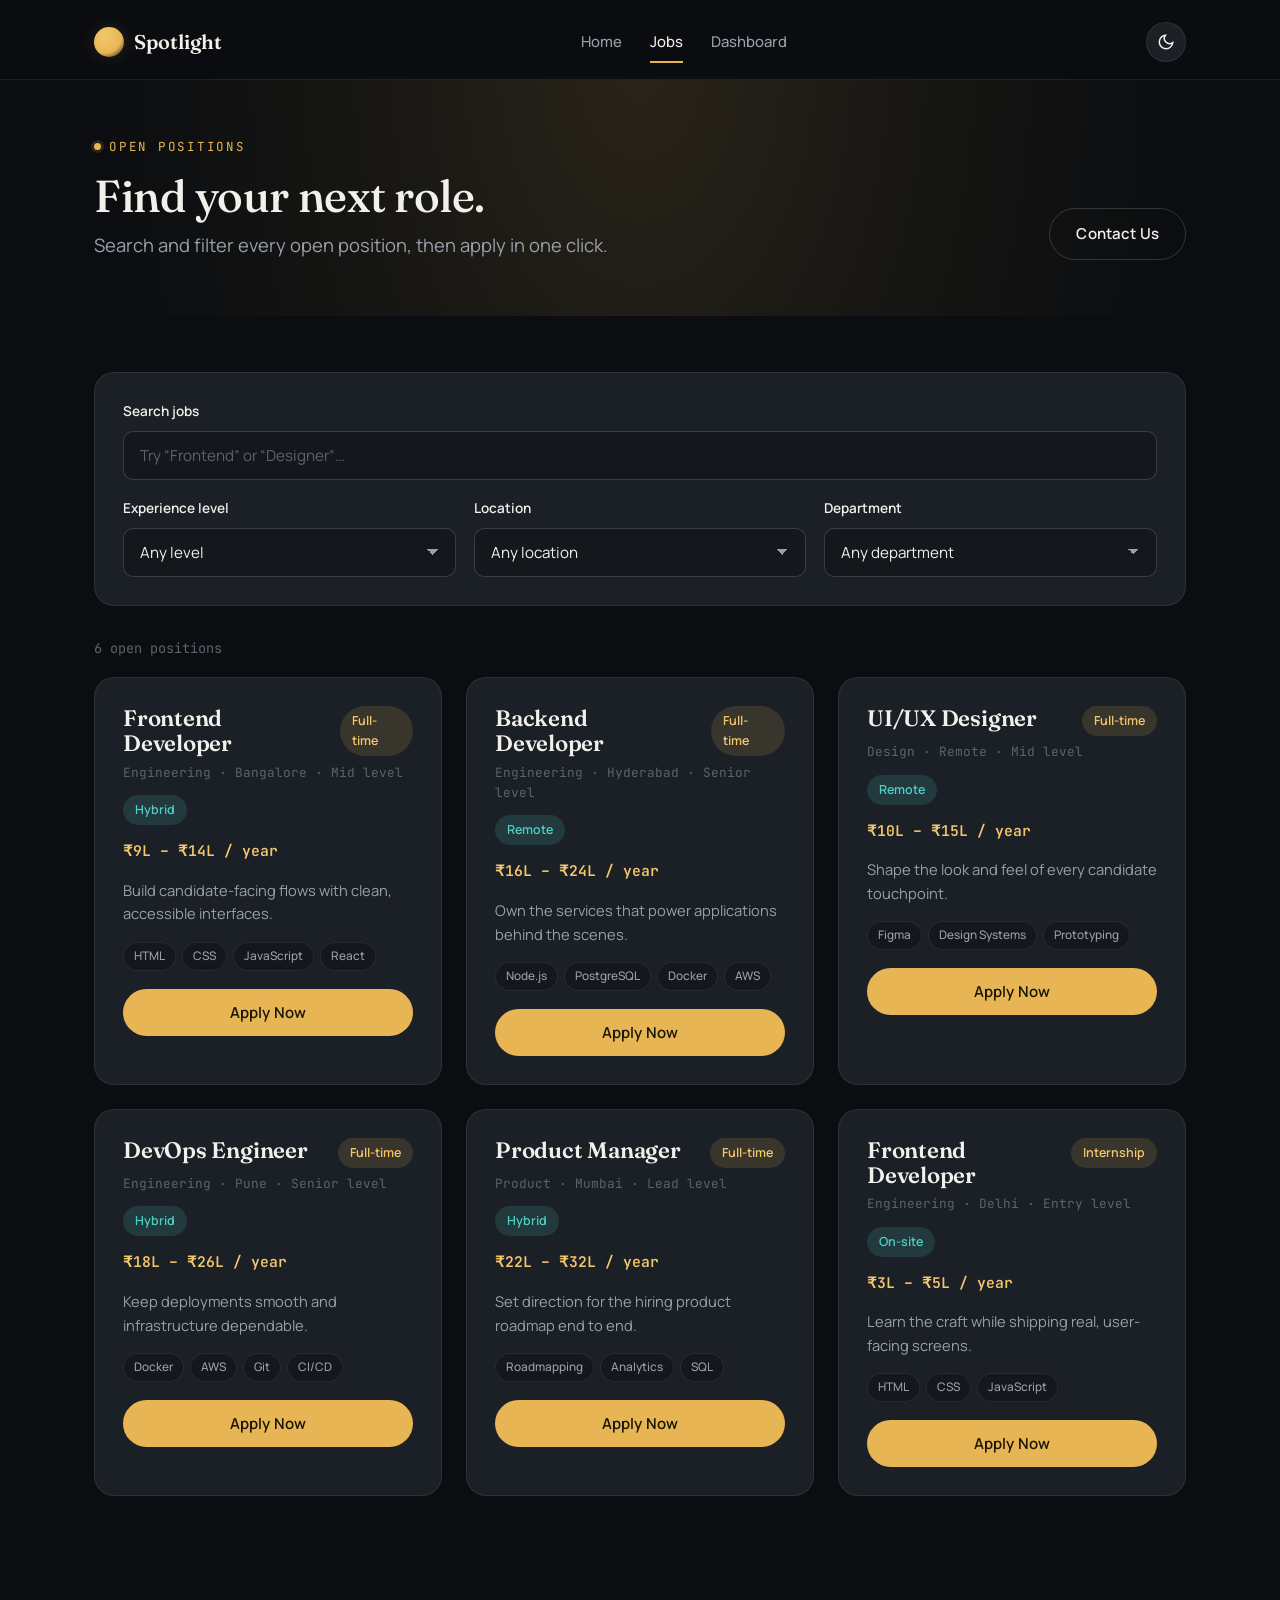
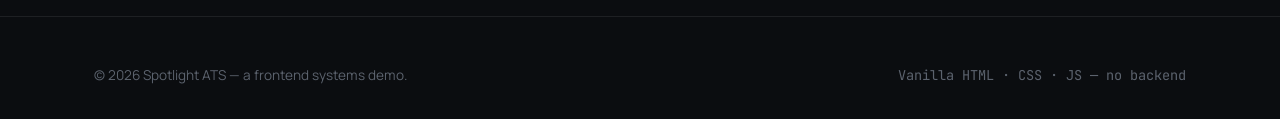
<file: jobs.html>
<!DOCTYPE html>
<html lang="en">
<head>
  <meta charset="UTF-8" />
  <meta name="viewport" content="width=device-width, initial-scale=1.0" />
  <title>Spotlight — Open Positions</title>
  <link rel="stylesheet" href="css/style.css" />
  <link rel="stylesheet" href="css/theme.css" />
  <link rel="stylesheet" href="css/forms.css" />
  <link rel="stylesheet" href="css/animations.css" />
  <link rel="stylesheet" href="css/responsive.css" />
</head>
<body data-page="jobs">
  <a href="#main" class="skip-link">Skip to main content</a>

  <header class="site-header">
    <div class="container">
      <a href="index.html" class="brand"><span class="brand-mark" aria-hidden="true"></span>Spotlight</a>
      <nav class="main-nav" aria-label="Primary">
        <a href="index.html" data-nav-key="home">Home</a>
        <a href="jobs.html" data-nav-key="jobs">Jobs</a>
        <a href="dashboard.html" data-nav-key="dashboard">Dashboard</a>
      </nav>
      <div class="header-actions">
        <button class="theme-toggle" aria-label="Switch between dark and light theme" aria-pressed="false">
          <svg class="icon-sun" viewBox="0 0 24 24" fill="none" stroke="currentColor" stroke-width="2"><circle cx="12" cy="12" r="4"/><path d="M12 2v2M12 20v2M4.93 4.93l1.41 1.41M17.66 17.66l1.41 1.41M2 12h2M20 12h2M6.34 17.66l-1.41 1.41M19.07 4.93l-1.41 1.41"/></svg>
          <svg class="icon-moon" viewBox="0 0 24 24" fill="none" stroke="currentColor" stroke-width="2"><path d="M21 12.79A9 9 0 1 1 11.21 3 7 7 0 0 0 21 12.79z"/></svg>
        </button>
        <button class="mobile-menu-btn" aria-label="Open menu" aria-expanded="false">
          <svg viewBox="0 0 24 24" fill="none" stroke="currentColor" stroke-width="2"><path d="M3 6h18M3 12h18M3 18h18"/></svg>
        </button>
      </div>
    </div>
    <div class="mobile-nav-panel">
      <a href="index.html" data-nav-key="home">Home</a>
      <a href="jobs.html" data-nav-key="jobs">Jobs</a>
      <a href="dashboard.html" data-nav-key="dashboard">Dashboard</a>
    </div>
  </header>

  <main id="main">
    <section class="section--tight spotlight">
      <div class="container" style="display:flex;align-items:flex-end;justify-content:space-between;gap:24px;flex-wrap:wrap;">
        <div>
          <span class="eyebrow">Open Positions</span>
          <h1 style="font-size:clamp(2rem,4vw,2.8rem);">Find your next role.</h1>
          <p class="lede" style="margin-top:10px;">Search and filter every open position, then apply in one click.</p>
        </div>
        <a href="mailto:careers@spotlightats.demo?subject=Question%20about%20open%20roles" class="btn btn--ghost">
          Contact Us
        </a>
      </div>
    </section>

    <section class="section--tight">
      <div class="container">
        <!-- Search + filters -->
        <div class="card" style="margin-bottom:32px;">
          <div class="field" style="margin-bottom:18px;">
            <label for="jobSearch">Search jobs</label>
            <input type="text" id="jobSearch" placeholder="Try “Frontend” or “Designer”…" autocomplete="off"
              aria-describedby="jobSearchError" />
            <p id="jobSearchError" class="field-error" style="display:none;" role="alert">Type at least 2 characters to search.</p>
          </div>
          <div class="field-row" style="grid-template-columns:repeat(3,1fr);">
            <div class="field" style="margin-bottom:0;">
              <label for="filterLevel">Experience level</label>
              <select id="filterLevel">
                <option value="">Any level</option>
                <option value="Entry">Entry</option>
                <option value="Mid">Mid</option>
                <option value="Senior">Senior</option>
                <option value="Lead">Lead</option>
              </select>
            </div>
            <div class="field" style="margin-bottom:0;">
              <label for="filterLocation">Location</label>
              <select id="filterLocation">
                <option value="">Any location</option>
                <option value="Delhi">Delhi</option>
                <option value="Mumbai">Mumbai</option>
                <option value="Bangalore">Bangalore</option>
                <option value="Hyderabad">Hyderabad</option>
                <option value="Pune">Pune</option>
                <option value="Remote">Remote</option>
              </select>
            </div>
            <div class="field" style="margin-bottom:0;">
              <label for="filterDept">Department</label>
              <select id="filterDept">
                <option value="">Any department</option>
                <option value="Engineering">Engineering</option>
                <option value="Design">Design</option>
                <option value="Product">Product</option>
              </select>
            </div>
          </div>
        </div>

        <p id="jobsResultCount" class="mono" style="color:var(--text-faint);margin-bottom:18px;font-size:0.85rem;"></p>

        <div class="grid grid--3" id="jobsGrid"></div>
        <p id="jobsEmpty" style="display:none;text-align:center;padding:40px 0;color:var(--text-faint);">
          No roles match those filters yet — try widening your search.
        </p>
      </div>
    </section>
  </main>

  <footer class="site-footer">
    <div class="container">
      <p class="footer-note">© <span data-year></span> Spotlight ATS — a frontend systems demo.</p>
      <p class="footer-note mono">Vanilla HTML · CSS · JS — no backend</p>
    </div>
  </footer>

  <script src="js/storage.js"></script>
  <script src="js/app.js"></script>
  <script src="js/theme.js"></script>
  <script src="js/progress.js"></script>
  <script src="js/jobs.js"></script>
</body>
</html>
</file>
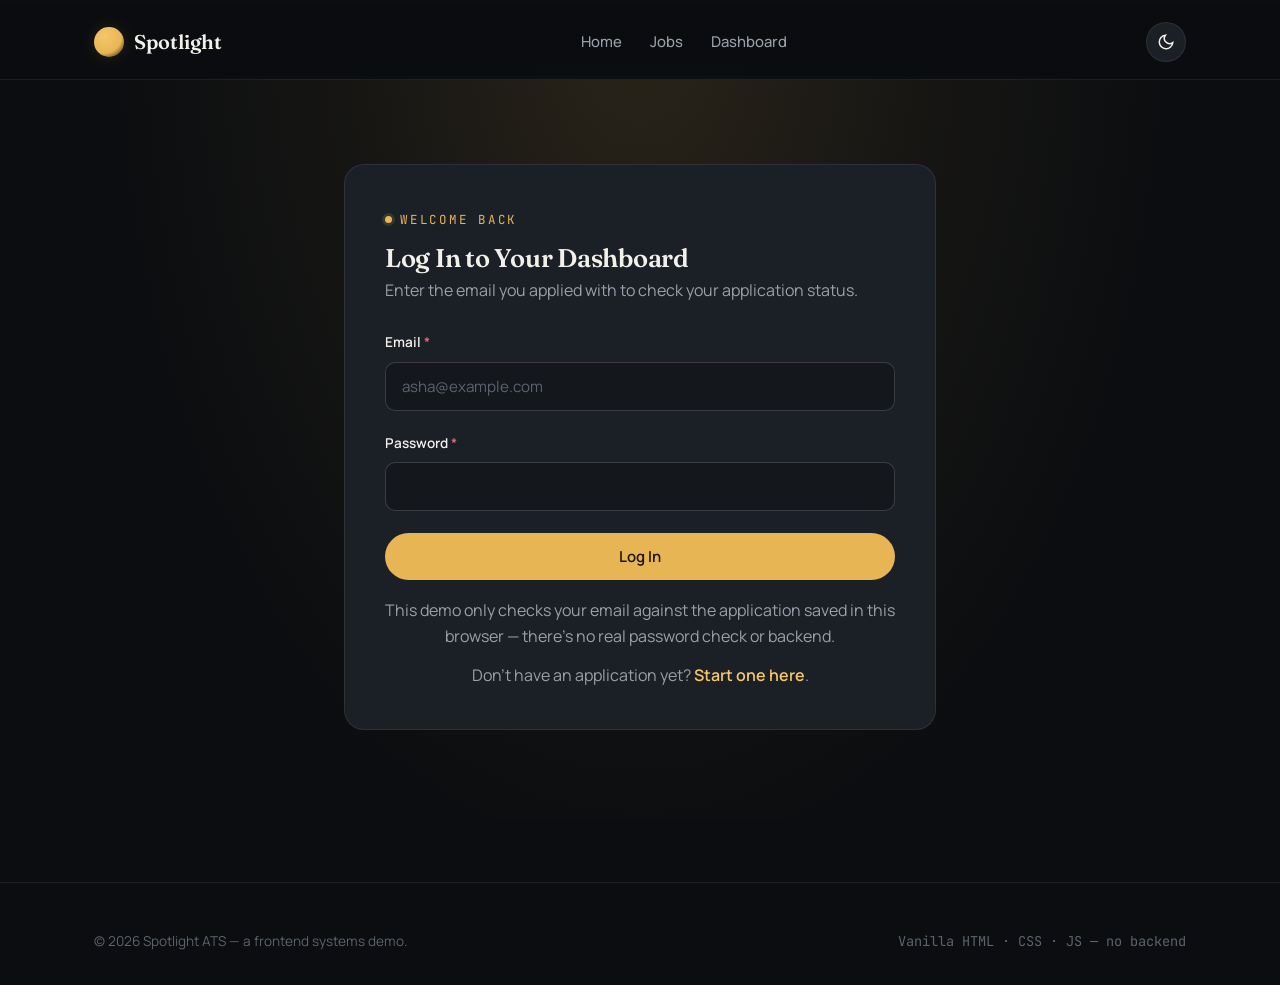
<file: login.html>
<!DOCTYPE html>
<html lang="en">
<head>
  <meta charset="UTF-8" />
  <meta name="viewport" content="width=device-width, initial-scale=1.0" />
  <title>Spotlight — Log In</title>
  <link rel="stylesheet" href="css/style.css" />
  <link rel="stylesheet" href="css/theme.css" />
  <link rel="stylesheet" href="css/forms.css" />
  <link rel="stylesheet" href="css/animations.css" />
  <link rel="stylesheet" href="css/responsive.css" />
</head>
<body data-page="login">
  <a href="#main" class="skip-link">Skip to main content</a>

  <header class="site-header">
    <div class="container">
      <a href="index.html" class="brand"><span class="brand-mark" aria-hidden="true"></span>Spotlight</a>
      <nav class="main-nav" aria-label="Primary">
        <a href="index.html" data-nav-key="home">Home</a>
        <a href="jobs.html" data-nav-key="jobs">Jobs</a>
        <a href="dashboard.html" data-nav-key="dashboard">Dashboard</a>
      </nav>
      <div class="header-actions">
        <button class="theme-toggle" aria-label="Switch between dark and light theme" aria-pressed="false">
          <svg class="icon-sun" viewBox="0 0 24 24" fill="none" stroke="currentColor" stroke-width="2"><circle cx="12" cy="12" r="4"/><path d="M12 2v2M12 20v2M4.93 4.93l1.41 1.41M17.66 17.66l1.41 1.41M2 12h2M20 12h2M6.34 17.66l-1.41 1.41M19.07 4.93l-1.41 1.41"/></svg>
          <svg class="icon-moon" viewBox="0 0 24 24" fill="none" stroke="currentColor" stroke-width="2"><path d="M21 12.79A9 9 0 1 1 11.21 3 7 7 0 0 0 21 12.79z"/></svg>
        </button>
      </div>
    </div>
  </header>

  <main id="main">
    <section class="section spotlight">
      <div class="container form-shell">
        <div class="form-card fade-in">
          <span class="eyebrow">Welcome Back</span>
          <h2 style="font-size:1.6rem;margin-bottom:6px;">Log In to Your Dashboard</h2>
          <p style="margin-bottom:28px;">Enter the email you applied with to check your application status.</p>

          <div class="error-summary" id="loginError" role="alert" aria-live="assertive"></div>

          <form id="loginForm" novalidate>
            <div class="field">
              <label for="loginEmail">Email<span class="required-mark" aria-hidden="true">*</span></label>
              <input type="email" id="loginEmail" required placeholder="asha@example.com" />
            </div>

            <div class="field">
              <label for="loginPassword">Password<span class="required-mark" aria-hidden="true">*</span></label>
              <input type="password" id="loginPassword" required autocomplete="current-password" />
            </div>

            <button type="submit" id="loginSubmitBtn" class="btn btn--primary btn--block">Log In</button>
          </form>

          <p class="hint" style="margin-top:18px;text-align:center;">
            This demo only checks your email against the application saved in this browser —
            there's no real password check or backend.
          </p>

          <p class="hint" style="margin-top:14px;text-align:center;">
            Don't have an application yet? <a href="jobs.html" style="color:var(--accent-strong);font-weight:600;">Start one here</a>.
          </p>
        </div>
      </div>
    </section>
  </main>

  <footer class="site-footer">
    <div class="container">
      <p class="footer-note">© <span data-year></span> Spotlight ATS — a frontend systems demo.</p>
      <p class="footer-note mono">Vanilla HTML · CSS · JS — no backend</p>
    </div>
  </footer>

  <script src="js/storage.js"></script>
  <script src="js/app.js"></script>
  <script src="js/theme.js"></script>
  <script src="js/progress.js"></script>
  <script src="js/login.js"></script>
</body>
</html>
</file>
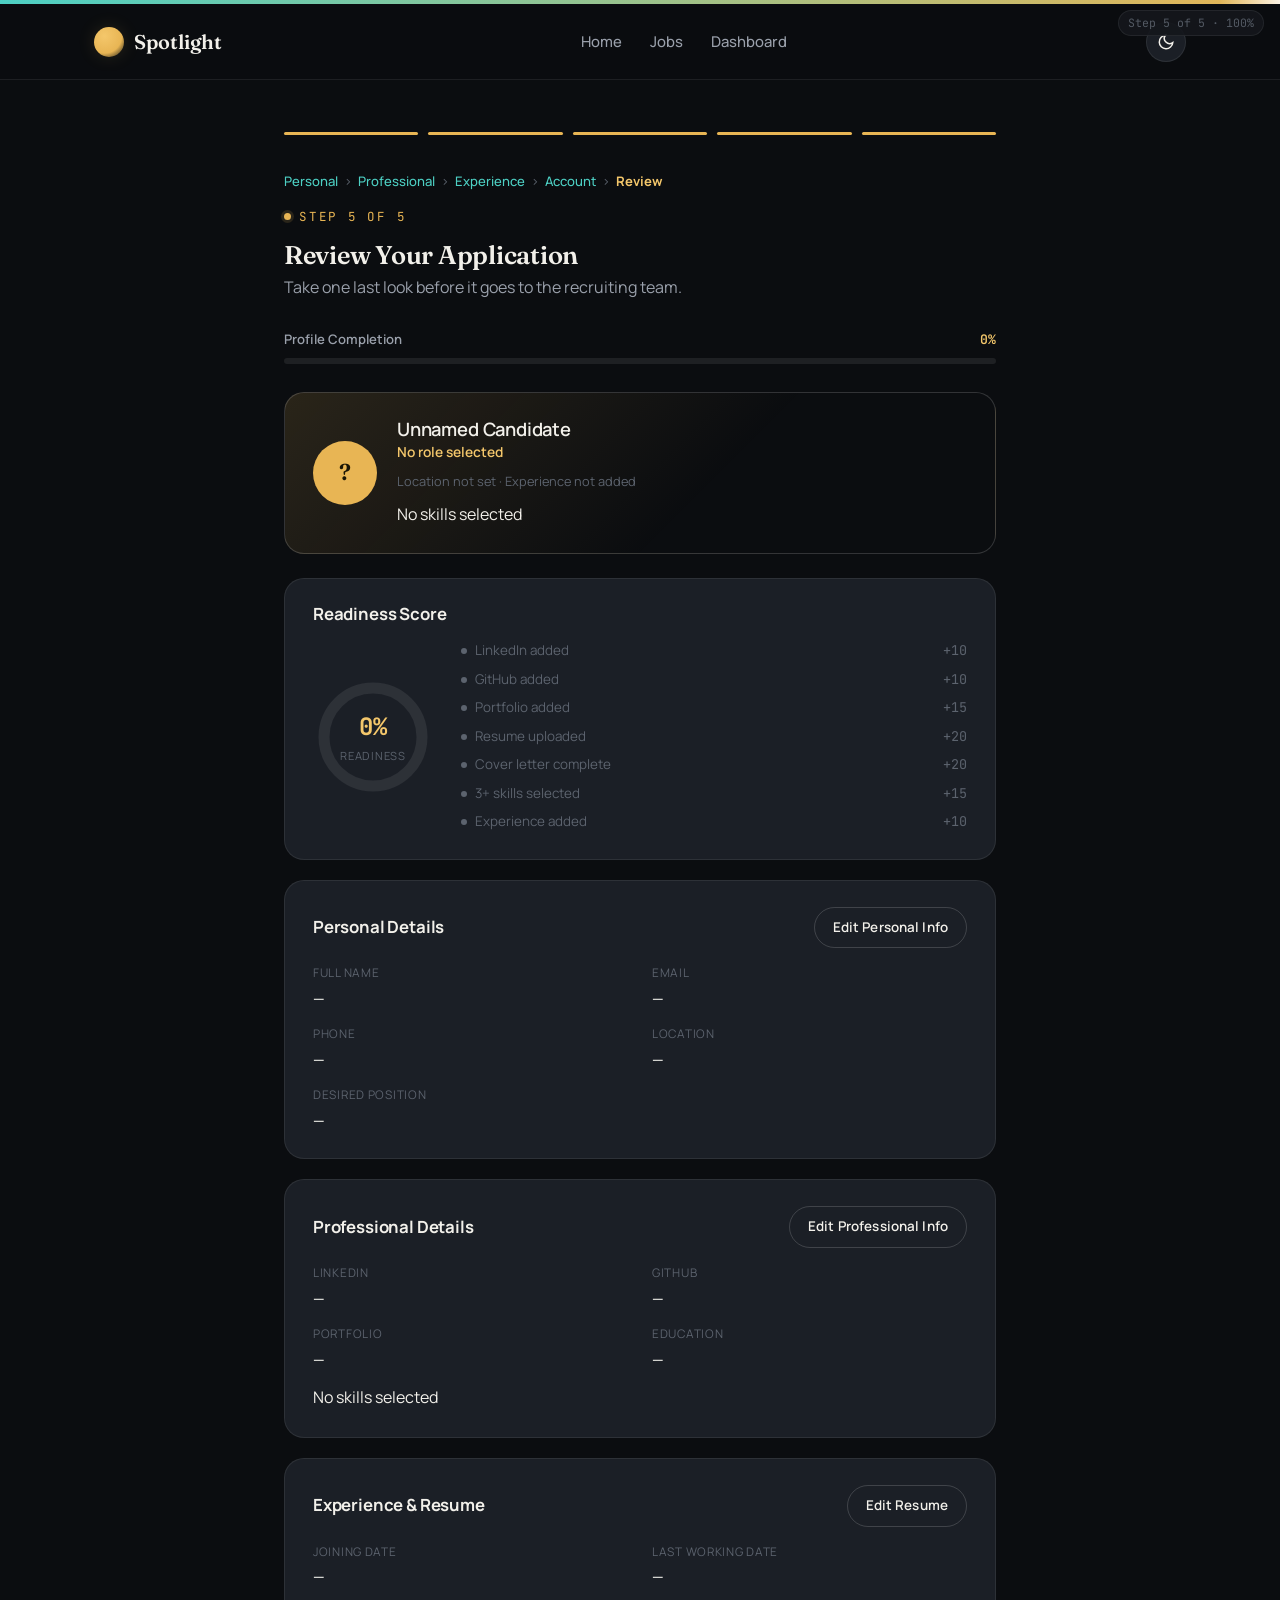
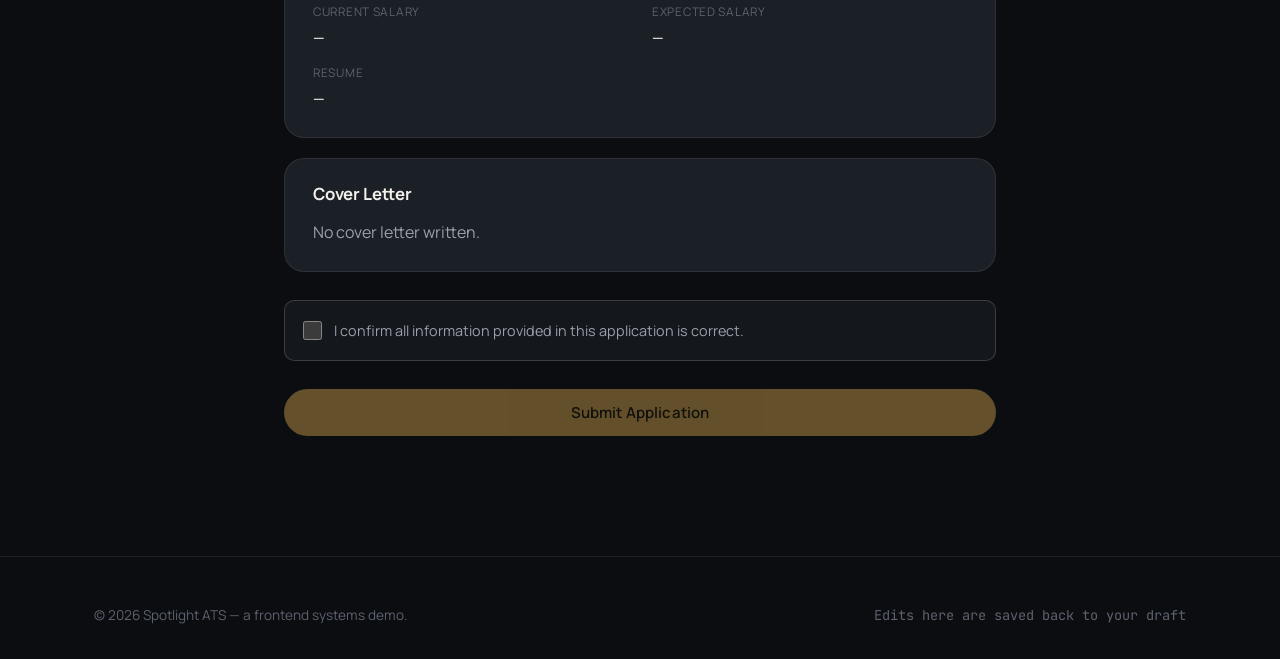
<file: review.html>
<!DOCTYPE html>
<html lang="en">
<head>
  <meta charset="UTF-8" />
  <meta name="viewport" content="width=device-width, initial-scale=1.0" />
  <title>Spotlight — Review Your Application</title>
  <link rel="stylesheet" href="css/style.css" />
  <link rel="stylesheet" href="css/theme.css" />
  <link rel="stylesheet" href="css/forms.css" />
  <link rel="stylesheet" href="css/animations.css" />
  <link rel="stylesheet" href="css/responsive.css" />
</head>
<body data-page="apply" data-progress="100" data-progress-label="Step 5 of 5 · 100%" data-step-index="4">
  <a href="#main" class="skip-link">Skip to main content</a>

  <header class="site-header">
    <div class="container">
      <a href="index.html" class="brand"><span class="brand-mark" aria-hidden="true"></span>Spotlight</a>
      <nav class="main-nav" aria-label="Primary">
        <a href="index.html" data-nav-key="home">Home</a>
        <a href="jobs.html" data-nav-key="jobs">Jobs</a>
        <a href="dashboard.html" data-nav-key="dashboard">Dashboard</a>
      </nav>
      <div class="header-actions">
        <button class="theme-toggle" aria-label="Switch between dark and light theme" aria-pressed="false">
          <svg class="icon-sun" viewBox="0 0 24 24" fill="none" stroke="currentColor" stroke-width="2"><circle cx="12" cy="12" r="4"/><path d="M12 2v2M12 20v2M4.93 4.93l1.41 1.41M17.66 17.66l1.41 1.41M2 12h2M20 12h2M6.34 17.66l-1.41 1.41M19.07 4.93l-1.41 1.41"/></svg>
          <svg class="icon-moon" viewBox="0 0 24 24" fill="none" stroke="currentColor" stroke-width="2"><path d="M21 12.79A9 9 0 1 1 11.21 3 7 7 0 0 0 21 12.79z"/></svg>
        </button>
      </div>
    </div>
  </header>

  <main id="main">
    <section class="section--tight">
      <div class="container" style="max-width:760px;margin:0 auto;">
        <div class="form-steps" aria-hidden="true">
          <div class="form-step"></div><div class="form-step"></div><div class="form-step"></div>
          <div class="form-step"></div><div class="form-step"></div>
        </div>
        <div class="form-steps-labels" aria-hidden="true">
          <span>Personal</span><span>Professional</span><span>Experience</span><span>Account</span><span>Review</span>
        </div>

        <span class="eyebrow">Step 5 of 5</span>
        <h2 style="font-size:1.6rem;margin-bottom:6px;">Review Your Application</h2>
        <p style="margin-bottom:28px;">Take one last look before it goes to the recruiting team.</p>

        <div id="profileCompletion" class="completion-widget"></div>

        <!-- Skeleton shown briefly while "restoring" the saved profile -->
        <div id="reviewSkeleton">
          <div class="card" style="margin-bottom:20px;">
            <div class="skeleton" style="height:18px;width:40%;margin-bottom:16px;"></div>
            <div class="skeleton" style="height:14px;width:90%;margin-bottom:10px;"></div>
            <div class="skeleton" style="height:14px;width:70%;"></div>
          </div>
          <div class="card" style="margin-bottom:20px;">
            <div class="skeleton" style="height:18px;width:50%;margin-bottom:16px;"></div>
            <div class="skeleton" style="height:14px;width:85%;margin-bottom:10px;"></div>
            <div class="skeleton" style="height:14px;width:60%;"></div>
          </div>
        </div>

        <div id="reviewRoot" class="visually-hidden"></div>

        <div class="declaration">
          <input type="checkbox" id="declarationCheckbox" />
          <label for="declarationCheckbox">I confirm all information provided in this application is correct.</label>
        </div>

        <button type="button" id="reviewSubmitBtn" class="btn btn--primary btn--block" disabled>
          Submit Application
        </button>
      </div>
    </section>
  </main>

  <footer class="site-footer">
    <div class="container">
      <p class="footer-note">© <span data-year></span> Spotlight ATS — a frontend systems demo.</p>
      <p class="footer-note mono">Edits here are saved back to your draft</p>
    </div>
  </footer>

  <script src="js/storage.js"></script>
  <script src="js/app.js"></script>
  <script src="js/completion.js"></script>
  <script src="js/theme.js"></script>
  <script src="js/progress.js"></script>
  <script src="js/readiness.js"></script>
  <script src="js/review.js"></script>
</body>
</html>
</file>
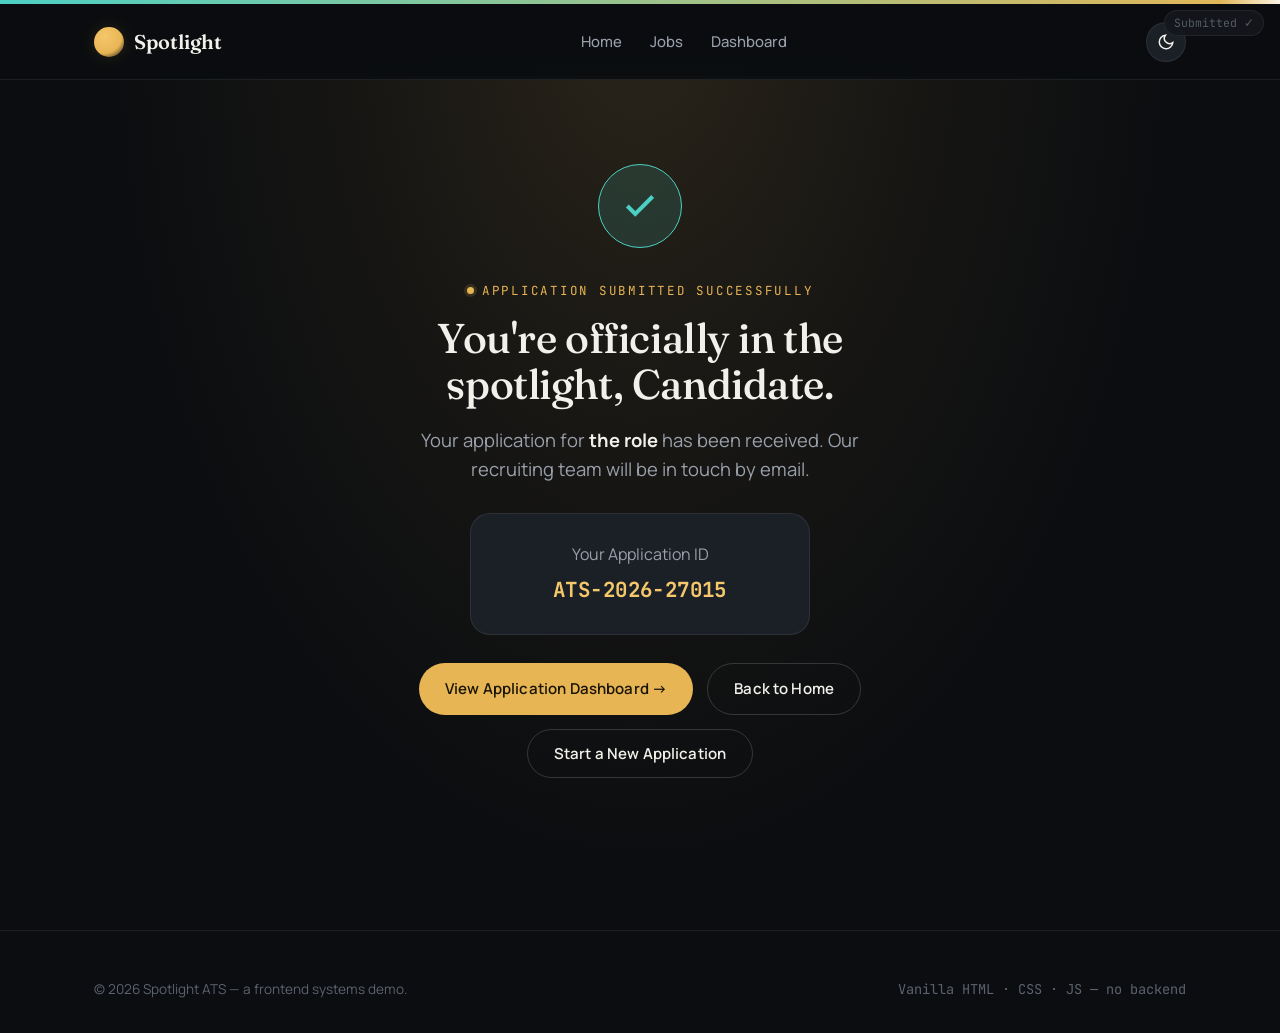
<file: success.html>
<!DOCTYPE html>
<html lang="en">
<head>
  <meta charset="UTF-8" />
  <meta name="viewport" content="width=device-width, initial-scale=1.0" />
  <title>Spotlight — Application Submitted</title>
  <link rel="stylesheet" href="css/style.css" />
  <link rel="stylesheet" href="css/theme.css" />
  <link rel="stylesheet" href="css/forms.css" />
  <link rel="stylesheet" href="css/animations.css" />
  <link rel="stylesheet" href="css/responsive.css" />
</head>
<body data-page="success" data-progress="100" data-progress-label="Submitted ✓">
  <a href="#main" class="skip-link">Skip to main content</a>

  <header class="site-header">
    <div class="container">
      <a href="index.html" class="brand"><span class="brand-mark" aria-hidden="true"></span>Spotlight</a>
      <nav class="main-nav" aria-label="Primary">
        <a href="index.html" data-nav-key="home">Home</a>
        <a href="jobs.html" data-nav-key="jobs">Jobs</a>
        <a href="dashboard.html" data-nav-key="dashboard">Dashboard</a>
      </nav>
      <div class="header-actions">
        <button class="theme-toggle" aria-label="Switch between dark and light theme" aria-pressed="false">
          <svg class="icon-sun" viewBox="0 0 24 24" fill="none" stroke="currentColor" stroke-width="2"><circle cx="12" cy="12" r="4"/><path d="M12 2v2M12 20v2M4.93 4.93l1.41 1.41M17.66 17.66l1.41 1.41M2 12h2M20 12h2M6.34 17.66l-1.41 1.41M19.07 4.93l-1.41 1.41"/></svg>
          <svg class="icon-moon" viewBox="0 0 24 24" fill="none" stroke="currentColor" stroke-width="2"><path d="M21 12.79A9 9 0 1 1 11.21 3 7 7 0 0 0 21 12.79z"/></svg>
        </button>
      </div>
    </div>
  </header>

  <main id="main">
    <section class="spotlight section text-center">
      <div class="container" style="max-width:560px;margin:0 auto;">
        <div class="success-badge" style="width:84px;height:84px;border-radius:50%;margin:0 auto 28px;
          display:grid;place-items:center;background:var(--accent-2-soft);border:1px solid var(--accent-2);">
          <svg viewBox="0 0 24 24" fill="none" stroke="var(--accent-2)" stroke-width="2.5" style="width:38px;height:38px;">
            <path d="M20 6 9 17l-5-5"/>
          </svg>
        </div>

        <span class="eyebrow">Application Submitted Successfully</span>
        <h1 style="font-size:clamp(1.9rem,4vw,2.6rem);">You're officially in the spotlight, <span data-applicant-name>candidate</span>.</h1>
        <p class="lede" style="margin:18px auto 8px;">
          Your application for <strong data-applied-role style="color:var(--text);">the role</strong> has been received.
          Our recruiting team will be in touch by email.
        </p>

        <div class="card" style="margin:28px auto;max-width:340px;">
          <p class="hint" style="margin-bottom:6px;">Your Application ID</p>
          <p class="mono" data-application-id style="font-size:1.3rem;font-weight:700;color:var(--accent-strong);letter-spacing:0.02em;"></p>
        </div>

        <div style="display:flex;gap:14px;justify-content:center;flex-wrap:wrap;">
          <a href="dashboard.html" class="btn btn--primary">View Application Dashboard →</a>
          <a href="index.html" class="btn btn--ghost">Back to Home</a>
          <button type="button" class="btn btn--ghost" data-start-new>Start a New Application</button>
        </div>
      </div>
    </section>
  </main>

  <footer class="site-footer">
    <div class="container">
      <p class="footer-note">© <span data-year></span> Spotlight ATS — a frontend systems demo.</p>
      <p class="footer-note mono">Vanilla HTML · CSS · JS — no backend</p>
    </div>
  </footer>

  <script src="js/storage.js"></script>
  <script src="js/app.js"></script>
  <script src="js/theme.js"></script>
  <script src="js/progress.js"></script>
</body>
</html>
</file>
<file: css/style.css>
/* =========================================================
   STYLE.CSS — Design tokens, reset, base layout, components
   Theme: "Spotlight" — a stage-light beam on a dark stage
   ========================================================= */

@import url('https://fonts.googleapis.com/css2?family=Fraunces:opsz,wght@9..144,400..700&family=Manrope:wght@400;500;600;700;800&family=JetBrains+Mono:wght@400;500;600&display=swap');

/* ---------- Design Tokens (Dark "Spotlight" — default) ---------- */
:root {
  /* Surfaces */
  --bg: #0b0d10;
  --bg-elevated: #14171c;
  --surface: #1b1f26;
  --surface-hover: #232830;
  --border: rgba(255, 255, 255, 0.08);
  --border-strong: rgba(255, 255, 255, 0.16);

  /* Text */
  --text: #f2f0ea;
  --text-muted: #9aa0ab;
  --text-faint: #5c636e;

  /* Spotlight amber (primary) */
  --accent: #e8b554;
  --accent-strong: #f4c76b;
  --accent-soft: rgba(232, 181, 84, 0.14);
  --accent-ink: #1a1505;

  /* Teal (progress / success) */
  --accent-2: #4dd0c4;
  --accent-2-soft: rgba(77, 208, 196, 0.14);

  /* Status */
  --danger: #e5697b;
  --danger-soft: rgba(229, 105, 123, 0.12);
  --warning: #e8b554;
  --success: #4dd0c4;

  /* Radii / shadow */
  --radius-sm: 6px;
  --radius-md: 10px;
  --radius-lg: 20px;
  --radius-full: 999px;
  --shadow-spotlight: 0 0 140px rgba(232, 181, 84, 0.16);
  --shadow-card: 0 8px 30px rgba(0, 0, 0, 0.35);

  /* Type */
  --font-display: 'Fraunces', serif;
  --font-body: 'Manrope', -apple-system, BlinkMacSystemFont, sans-serif;
  --font-mono: 'JetBrains Mono', 'SFMono-Regular', monospace;

  /* Layout */
  --container: 1140px;
  --header-h: 76px;
  --progress-h: 4px;
  --transition: 220ms cubic-bezier(0.4, 0, 0.2, 1);
}

/* ---------- Reset ---------- */
*,
*::before,
*::after {
  box-sizing: border-box;
  margin: 0;
  padding: 0;
}

html {
  scroll-behavior: smooth;
}

body {
  background: var(--bg);
  color: var(--text);
  font-family: var(--font-body);
  font-size: 16px;
  line-height: 1.6;
  -webkit-font-smoothing: antialiased;
  min-height: 100vh;
  display: flex;
  flex-direction: column;
  transition: background var(--transition), color var(--transition);
}

img,
svg {
  display: block;
  max-width: 100%;
}

a {
  color: inherit;
  text-decoration: none;
}

button {
  font-family: inherit;
  cursor: pointer;
  border: none;
  background: none;
  color: inherit;
}

ul,
ol {
  list-style: none;
}

input,
select,
textarea {
  font-family: inherit;
  color: inherit;
}

:focus-visible {
  outline: 2px solid var(--accent);
  outline-offset: 3px;
}

main {
  flex: 1;
}

/* ---------- Layout primitives ---------- */
.container {
  width: 100%;
  max-width: var(--container);
  margin: 0 auto;
  padding: 0 24px;
}

.section {
  padding: 88px 0;
}

.section--tight {
  padding: 56px 0;
}

.section-head {
  max-width: 640px;
  margin-bottom: 48px;
}

.eyebrow {
  display: inline-flex;
  align-items: center;
  gap: 8px;
  font-family: var(--font-mono);
  font-size: 12.5px;
  letter-spacing: 0.14em;
  text-transform: uppercase;
  color: var(--accent);
  margin-bottom: 14px;
}

.eyebrow::before {
  content: '';
  width: 7px;
  height: 7px;
  border-radius: 50%;
  background: var(--accent);
  box-shadow: 0 0 0 3px var(--accent-soft);
}

h1,
h2,
h3,
h4 {
  font-family: var(--font-display);
  font-weight: 600;
  line-height: 1.12;
  letter-spacing: -0.01em;
}

h1 {
  font-size: clamp(2.4rem, 5vw, 4.2rem);
  font-weight: 500;
}

h2 {
  font-size: clamp(1.9rem, 3.4vw, 2.6rem);
}

h3 {
  font-size: 1.4rem;
}

p {
  color: var(--text-muted);
}

.lede {
  font-size: 1.15rem;
  color: var(--text-muted);
  max-width: 560px;
}

.mono {
  font-family: var(--font-mono);
}

.text-center {
  text-align: center;
}

/* ---------- Header / Nav ---------- */
.site-header {
  position: sticky;
  top: var(--progress-h);
  z-index: 50;
  height: var(--header-h);
  display: flex;
  align-items: center;
  background: rgba(11, 13, 16, 0.78);
  backdrop-filter: blur(14px) saturate(140%);
  border-bottom: 1px solid var(--border);
}

[data-theme='light'] .site-header {
  background: rgba(245, 243, 238, 0.82);
}

.site-header .container {
  display: flex;
  align-items: center;
  justify-content: space-between;
  gap: 24px;
}

.brand {
  display: flex;
  align-items: center;
  gap: 10px;
  font-family: var(--font-display);
  font-size: 1.25rem;
  font-weight: 600;
}

.brand-mark {
  width: 30px;
  height: 30px;
  border-radius: 50%;
  background: radial-gradient(circle at 35% 30%, var(--accent-strong), var(--accent) 60%, transparent 100%);
  box-shadow: 0 0 18px var(--accent-soft);
}

.main-nav {
  display: flex;
  align-items: center;
  gap: 28px;
}

.main-nav a {
  font-size: 0.93rem;
  color: var(--text-muted);
  font-weight: 500;
  transition: color var(--transition);
  position: relative;
}

.main-nav a:hover,
.main-nav a.is-active {
  color: var(--text);
}

.main-nav a.is-active::after {
  content: '';
  position: absolute;
  left: 0;
  bottom: -10px;
  width: 100%;
  height: 2px;
  background: var(--accent);
}

.header-actions {
  display: flex;
  align-items: center;
  gap: 14px;
}

/* Theme toggle */
.theme-toggle {
  width: 40px;
  height: 40px;
  display: grid;
  place-items: center;
  border-radius: var(--radius-full);
  border: 1px solid var(--border);
  background: var(--surface);
  transition: background var(--transition), transform var(--transition);
}

.theme-toggle:hover {
  background: var(--surface-hover);
}

.theme-toggle svg {
  width: 18px;
  height: 18px;
  stroke: var(--text);
}

/* ---------- Buttons ---------- */
.btn {
  display: inline-flex;
  align-items: center;
  justify-content: center;
  gap: 8px;
  padding: 13px 26px;
  border-radius: var(--radius-full);
  font-size: 0.94rem;
  font-weight: 600;
  letter-spacing: 0.01em;
  transition: transform var(--transition), box-shadow var(--transition), background var(--transition), opacity var(--transition);
  white-space: nowrap;
}

.btn:active {
  transform: scale(0.98);
}

.btn--primary {
  background: var(--accent);
  color: var(--accent-ink);
  box-shadow: 0 0 0 0 var(--accent-soft);
}

.btn--primary:hover {
  background: var(--accent-strong);
  box-shadow: 0 6px 24px var(--accent-soft);
}

.btn--primary:disabled {
  opacity: 0.4;
  cursor: not-allowed;
  box-shadow: none;
}

.btn--ghost {
  background: transparent;
  border: 1px solid var(--border-strong);
  color: var(--text);
}

.btn--ghost:hover {
  background: var(--surface);
  border-color: var(--accent);
}

.btn--sm {
  padding: 9px 18px;
  font-size: 0.84rem;
}

.btn--block {
  width: 100%;
}

.btn--danger-ghost {
  background: transparent;
  border: 1px solid var(--danger);
  color: var(--danger);
}

/* ---------- Cards ---------- */
.card {
  background: var(--surface);
  border: 1px solid var(--border);
  border-radius: var(--radius-lg);
  padding: 28px;
  transition: border-color var(--transition), transform var(--transition);
}

.card:hover {
  border-color: var(--border-strong);
}

.grid {
  display: grid;
  gap: 24px;
}

.grid--3 {
  grid-template-columns: repeat(3, 1fr);
}

.grid--4 {
  grid-template-columns: repeat(4, 1fr);
}

.grid--2 {
  grid-template-columns: repeat(2, 1fr);
}

/* ---------- Badges / Pills ---------- */
.badge {
  display: inline-flex;
  align-items: center;
  gap: 6px;
  padding: 5px 12px;
  border-radius: var(--radius-full);
  font-size: 0.78rem;
  font-weight: 600;
  background: var(--accent-soft);
  color: var(--accent-strong);
}

.badge--teal {
  background: var(--accent-2-soft);
  color: var(--accent-2);
}

/* ---------- Hero / Spotlight signature ---------- */
.spotlight {
  position: relative;
  overflow: hidden;
}

.spotlight::before {
  content: '';
  position: absolute;
  top: -10%;
  left: 50%;
  width: 1100px;
  height: 900px;
  transform: translateX(-50%);
  background: radial-gradient(ellipse at 50% 0%, var(--accent-soft) 0%, rgba(232, 181, 84, 0.05) 38%, transparent 70%);
  pointer-events: none;
  z-index: 0;
}

.spotlight > * {
  position: relative;
  z-index: 1;
}

/* ---------- Job cards (jobs.html) ---------- */
.job-card-top {
  display: flex;
  align-items: flex-start;
  justify-content: space-between;
  gap: 12px;
  margin-bottom: 6px;
}

.job-card-meta {
  font-size: 0.8rem;
  color: var(--text-faint);
  margin-bottom: 12px;
}

.job-card p:not(.job-card-meta) {
  margin-bottom: 16px;
  font-size: 0.92rem;
}

.job-card-salary {
  font-family: var(--font-mono);
  font-size: 0.86rem;
  color: var(--accent-strong);
  font-weight: 600;
  margin-bottom: 12px;
}

.job-card-badges {
  display: flex;
  gap: 6px;
  margin-bottom: 14px;
}

.job-tech-stack {
  display: flex;
  flex-wrap: wrap;
  gap: 6px;
  margin-bottom: 18px;
}

.job-tech-chip {
  font-size: 0.74rem;
  font-weight: 500;
  padding: 4px 10px;
  border-radius: var(--radius-full);
  background: var(--bg-elevated);
  border: 1px solid var(--border);
  color: var(--text-muted);
}

/* ---------- Required field asterisk ---------- */
.required-mark {
  color: var(--danger);
  margin-left: 3px;
}

/* ---------- Profile Completion widget ---------- */
.completion-widget {
  margin-bottom: 28px;
}

.completion-head {
  display: flex;
  align-items: center;
  justify-content: space-between;
  font-size: 0.82rem;
  font-weight: 600;
  color: var(--text-muted);
  margin-bottom: 8px;
}

.completion-pct {
  color: var(--accent-strong);
}

.completion-bar-track {
  height: 6px;
  border-radius: var(--radius-full);
  background: var(--border);
  overflow: hidden;
}

.completion-bar-fill {
  height: 100%;
  background: linear-gradient(90deg, var(--accent), var(--accent-2));
  border-radius: var(--radius-full);
  transition: width 500ms cubic-bezier(0.4, 0, 0.2, 1);
}

/* ---------- Breadcrumb navigation ---------- */
.breadcrumb-nav {
  display: flex;
  align-items: center;
  flex-wrap: wrap;
  gap: 6px;
  font-size: 0.82rem;
  margin-bottom: 10px;
}

.breadcrumb-item {
  color: var(--text-faint);
  font-weight: 500;
}

.breadcrumb-item.is-done {
  color: var(--accent-2);
}

.breadcrumb-item.is-done a {
  text-decoration: underline;
  text-decoration-color: transparent;
  transition: text-decoration-color var(--transition);
}

.breadcrumb-item.is-done a:hover {
  text-decoration-color: var(--accent-2);
}

.breadcrumb-item.is-current {
  color: var(--accent-strong);
  font-weight: 700;
}

.breadcrumb-sep {
  color: var(--text-faint);
}

/* ---------- Error summary banner ---------- */
.error-summary {
  display: none;
  background: var(--danger-soft);
  border: 1px solid var(--danger);
  border-radius: var(--radius-md);
  padding: 16px 18px;
  margin-bottom: 24px;
}

.error-summary.is-visible {
  display: block;
}

.error-summary-title {
  display: flex;
  align-items: center;
  gap: 8px;
  font-weight: 700;
  color: var(--danger);
  margin-bottom: 8px;
  font-size: 0.92rem;
}

.error-summary ul {
  display: flex;
  flex-direction: column;
  gap: 4px;
}

.error-summary a {
  font-size: 0.86rem;
  color: var(--danger);
  text-decoration: underline;
  text-decoration-color: transparent;
}

.error-summary a:hover {
  text-decoration-color: var(--danger);
}

/* ---------- Readiness ring ---------- */
.readiness-widget {
  display: flex;
  align-items: center;
  gap: 28px;
  flex-wrap: wrap;
}

.readiness-ring-wrap {
  position: relative;
  flex-shrink: 0;
}

.readiness-ring {
  width: 100%;
  height: 100%;
  transform: rotate(-90deg);
}

.readiness-ring-track {
  fill: none;
  stroke: var(--border);
  stroke-width: 11;
}

.readiness-ring-fill {
  fill: none;
  stroke: var(--accent);
  stroke-width: 11;
  stroke-linecap: round;
  transition: stroke-dashoffset 700ms cubic-bezier(0.16, 1, 0.3, 1);
}

.readiness-ring-label {
  position: absolute;
  inset: 0;
  display: flex;
  flex-direction: column;
  align-items: center;
  justify-content: center;
  text-align: center;
}

.readiness-ring-label strong {
  font-family: var(--font-mono);
  font-size: 1.5rem;
  color: var(--accent-strong);
}

.readiness-ring-label span {
  font-size: 0.7rem;
  color: var(--text-faint);
  text-transform: uppercase;
  letter-spacing: 0.06em;
}

.readiness-breakdown {
  flex: 1;
  min-width: 220px;
  display: flex;
  flex-direction: column;
  gap: 7px;
  font-size: 0.84rem;
  color: var(--text-faint);
}

.readiness-breakdown li {
  display: flex;
  align-items: center;
  gap: 8px;
}

.readiness-breakdown li.is-met {
  color: var(--text);
}

.readiness-breakdown li.is-met .rule-dot {
  background: var(--accent-2);
}

.readiness-points {
  margin-left: auto;
  color: var(--text-faint);
}

.readiness-breakdown li.is-met .readiness-points {
  color: var(--accent-2);
}

/* ---------- Resume score badge (Step 3) ---------- */
.resume-score {
  margin-top: 18px;
  padding: 16px 18px;
  background: var(--bg-elevated);
  border: 1px solid var(--border);
  border-radius: var(--radius-md);
}

.resume-score-head {
  display: flex;
  align-items: baseline;
  justify-content: space-between;
  margin-bottom: 10px;
}

.resume-score-value {
  font-family: var(--font-mono);
  font-size: 1.05rem;
  font-weight: 700;
  color: var(--accent-strong);
}

.resume-score-track {
  height: 5px;
  border-radius: var(--radius-full);
  background: var(--border);
  margin-bottom: 12px;
  overflow: hidden;
}

.resume-score-fill {
  height: 100%;
  background: var(--accent);
  border-radius: var(--radius-full);
  transition: width 500ms ease;
}

.resume-score ul {
  display: grid;
  grid-template-columns: 1fr 1fr;
  gap: 6px;
  font-size: 0.78rem;
  color: var(--text-faint);
}

.resume-score li {
  display: flex;
  align-items: center;
  gap: 6px;
}

.resume-score li.is-met {
  color: var(--accent-2);
}

.resume-score li.is-met .rule-dot {
  background: var(--accent-2);
}

/* ---------- Searchable skills (autocomplete) ---------- */
.skill-search {
  position: relative;
}

.skill-search input {
  width: 100%;
  background: var(--bg-elevated);
  border: 1px solid var(--border-strong);
  border-radius: var(--radius-md);
  padding: 13px 16px;
  font-size: 0.95rem;
  color: var(--text);
}

.skill-search input:focus {
  outline: none;
  border-color: var(--accent);
  box-shadow: 0 0 0 4px var(--accent-soft);
}

.skill-suggestions {
  position: absolute;
  top: calc(100% + 6px);
  left: 0;
  right: 0;
  z-index: 10;
  background: var(--bg-elevated);
  border: 1px solid var(--border-strong);
  border-radius: var(--radius-md);
  box-shadow: var(--shadow-card);
  max-height: 220px;
  overflow-y: auto;
  display: none;
}

.skill-suggestions.is-open {
  display: block;
}

.skill-suggestion {
  padding: 11px 16px;
  font-size: 0.9rem;
  cursor: pointer;
}

.skill-suggestion:hover,
.skill-suggestion.is-active {
  background: var(--accent-soft);
  color: var(--accent-strong);
}

.skill-suggestions-empty {
  padding: 11px 16px;
  font-size: 0.85rem;
  color: var(--text-faint);
}

.selected-skills-chips {
  display: flex;
  flex-wrap: wrap;
  gap: 8px;
  margin-top: 14px;
}

.skill-chip {
  display: inline-flex;
  align-items: center;
  gap: 8px;
  padding: 7px 8px 7px 14px;
  border-radius: var(--radius-full);
  background: var(--accent-soft);
  color: var(--accent-strong);
  font-size: 0.85rem;
  font-weight: 500;
}

.skill-chip-remove {
  display: grid;
  place-items: center;
  width: 18px;
  height: 18px;
  border-radius: 50%;
  background: rgba(0, 0, 0, 0.15);
  font-size: 0.75rem;
  line-height: 1;
}

[data-theme='light'] .skill-chip-remove {
  background: rgba(0, 0, 0, 0.08);
}

/* ---------- Candidate preview card (Review page) ---------- */
.candidate-card {
  display: flex;
  align-items: center;
  gap: 20px;
  padding: 26px 28px;
  margin-bottom: 24px;
  background: linear-gradient(135deg, var(--accent-soft), transparent 60%);
  border: 1px solid var(--border-strong);
  border-radius: var(--radius-lg);
}

.candidate-avatar {
  width: 64px;
  height: 64px;
  border-radius: 50%;
  flex-shrink: 0;
  display: grid;
  place-items: center;
  background: var(--accent);
  color: var(--accent-ink);
  font-family: var(--font-display);
  font-size: 1.4rem;
  font-weight: 600;
}

.candidate-card-info h3 {
  font-family: var(--font-body);
  font-size: 1.15rem;
  margin-bottom: 2px;
}

.candidate-card-role {
  font-size: 0.86rem;
  color: var(--accent-strong);
  font-weight: 600;
  margin-bottom: 8px;
}

.candidate-card-meta {
  font-size: 0.8rem;
  color: var(--text-faint);
  margin-bottom: 10px;
}

.candidate-card-skills {
  display: flex;
  flex-wrap: wrap;
  gap: 6px;
}

/* ---------- Footer ---------- */
.site-footer {
  border-top: 1px solid var(--border);
  padding: 48px 0 32px;
  margin-top: 64px;
}

.site-footer .container {
  display: flex;
  align-items: center;
  justify-content: space-between;
  flex-wrap: wrap;
  gap: 16px;
}

.footer-note {
  font-size: 0.85rem;
  color: var(--text-faint);
}

/* ---------- Skeleton (base, animation in animations.css) ---------- */
.skeleton {
  background: linear-gradient(90deg, var(--surface) 25%, var(--surface-hover) 37%, var(--surface) 63%);
  background-size: 400% 100%;
  border-radius: var(--radius-sm);
}

/* ---------- Visually hidden (a11y) ---------- */
.visually-hidden {
  position: absolute;
  width: 1px;
  height: 1px;
  overflow: hidden;
  clip: rect(0 0 0 0);
  white-space: nowrap;
}

/* ---------- Skip link ---------- */
.skip-link {
  position: absolute;
  left: -9999px;
  top: 0;
  background: var(--accent);
  color: var(--accent-ink);
  padding: 10px 16px;
  z-index: 100;
  border-radius: 0 0 var(--radius-sm) 0;
}

.skip-link:focus {
  left: 0;
}
</file>
<file: css/theme.css>
/* =========================================================
   THEME.CSS — Light mode override
   Default :root in style.css IS the dark "Spotlight" theme.
   [data-theme="light"] swaps the stage for daylight.
   ========================================================= */

[data-theme='light'] {
  --bg: #f5f3ee;
  --bg-elevated: #ffffff;
  --surface: #ffffff;
  --surface-hover: #f0ede6;
  --border: rgba(20, 20, 20, 0.08);
  --border-strong: rgba(20, 20, 20, 0.16);

  --text: #15171b;
  --text-muted: #5c636e;
  --text-faint: #8a8f98;

  --accent: #b9842e;
  --accent-strong: #9c6c1f;
  --accent-soft: rgba(185, 132, 46, 0.12);
  --accent-ink: #fffaf0;

  --accent-2: #1e9e92;
  --accent-2-soft: rgba(30, 158, 146, 0.12);

  --danger: #c93b52;
  --danger-soft: rgba(201, 59, 82, 0.1);

  --shadow-spotlight: 0 0 140px rgba(185, 132, 46, 0.1);
  --shadow-card: 0 8px 30px rgba(20, 20, 20, 0.08);
}

[data-theme='light'] .brand-mark {
  box-shadow: 0 0 18px var(--accent-soft);
}

/* Toggle icon swap: sun shown in dark mode (click to go light),
   moon shown in light mode (click to go dark) */
.theme-toggle .icon-sun {
  display: none;
}
.theme-toggle .icon-moon {
  display: block;
}

[data-theme='light'] .theme-toggle .icon-sun {
  display: block;
}
[data-theme='light'] .theme-toggle .icon-moon {
  display: none;
}

/* Smooth cross-theme transition for surfaces already in style.css;
   extend to common form/card borders here */
.card,
.btn--ghost,
.field input,
.field select,
.field textarea,
.skill-tag,
.upload-zone {
  transition: background var(--transition), border-color var(--transition), color var(--transition);
}
</file>
<file: css/forms.css>
/* =========================================================
   FORMS.CSS — Inputs, validation, progress bar, toasts,
   skills selector, upload dropzone, password meter
   ========================================================= */

/* ---------- Progress tracker (sticky top) ---------- */
.progress-track {
  position: fixed;
  top: 0;
  left: 0;
  width: 100%;
  height: var(--progress-h);
  background: var(--border);
  z-index: 60;
}

.progress-fill {
  height: 100%;
  width: 0%;
  background: linear-gradient(90deg, var(--accent-2), var(--accent));
  position: relative;
  transition: width 600ms cubic-bezier(0.4, 0, 0.2, 1);
}

.progress-fill::after {
  content: '';
  position: absolute;
  top: 0;
  right: 0;
  width: 60px;
  height: 100%;
  background: linear-gradient(90deg, transparent, rgba(255, 255, 255, 0.85));
  animation: scan 1.8s ease-in-out infinite;
}

.progress-label {
  position: fixed;
  top: 10px;
  right: 16px;
  z-index: 60;
  font-family: var(--font-mono);
  font-size: 0.72rem;
  color: var(--text-faint);
  background: var(--bg-elevated);
  padding: 3px 9px;
  border-radius: var(--radius-full);
  border: 1px solid var(--border);
  opacity: 0.9;
}

/* ---------- Form shell ---------- */
.form-shell {
  max-width: 640px;
  margin: 0 auto;
}

.form-card {
  background: var(--surface);
  border: 1px solid var(--border);
  border-radius: var(--radius-lg);
  padding: 40px;
}

.form-steps {
  display: flex;
  align-items: center;
  gap: 10px;
  margin-bottom: 36px;
}

.form-step {
  flex: 1;
  height: 3px;
  border-radius: var(--radius-full);
  background: var(--border);
  position: relative;
}

.form-step.is-done,
.form-step.is-active {
  background: var(--accent);
}

.form-steps-labels {
  display: flex;
  justify-content: space-between;
  font-family: var(--font-mono);
  font-size: 0.72rem;
  color: var(--text-faint);
  margin-bottom: 8px;
  letter-spacing: 0.04em;
}

/* ---------- Fields ---------- */
.field {
  margin-bottom: 22px;
  position: relative;
}

.field label {
  display: block;
  font-size: 0.85rem;
  font-weight: 600;
  margin-bottom: 8px;
  color: var(--text);
}

.field .hint {
  font-size: 0.78rem;
  color: var(--text-faint);
  margin-top: 6px;
}

.field input,
.field select,
.field textarea {
  width: 100%;
  background: var(--bg-elevated);
  border: 1px solid var(--border-strong);
  border-radius: var(--radius-md);
  padding: 13px 16px;
  font-size: 0.95rem;
  color: var(--text);
}

.field input::placeholder,
.field textarea::placeholder {
  color: var(--text-faint);
}

.field input:focus,
.field select:focus,
.field textarea:focus {
  outline: none;
  border-color: var(--accent);
  box-shadow: 0 0 0 4px var(--accent-soft);
}

.field input[readonly] {
  color: var(--text-muted);
  background: var(--surface-hover);
  cursor: not-allowed;
}

.field select {
  appearance: none;
  background-image: linear-gradient(45deg, transparent 50%, var(--text-muted) 50%), linear-gradient(135deg, var(--text-muted) 50%, transparent 50%);
  background-position: calc(100% - 22px) center, calc(100% - 17px) center;
  background-size: 6px 6px, 6px 6px;
  background-repeat: no-repeat;
}

.field textarea {
  resize: vertical;
  min-height: 130px;
  line-height: 1.6;
}

/* Validation states */
.field.is-valid input,
.field.is-valid select,
.field.is-valid textarea {
  border-color: var(--accent-2);
}

.field.is-invalid input,
.field.is-invalid select,
.field.is-invalid textarea {
  border-color: var(--danger);
}

.field-error {
  display: none;
  align-items: center;
  gap: 6px;
  font-size: 0.8rem;
  color: var(--danger);
  margin-top: 7px;
}

.field.is-invalid .field-error {
  display: flex;
}

.field-success-icon,
.field-error-icon {
  width: 16px;
  height: 16px;
  flex-shrink: 0;
}

.field-valid-tick {
  display: none;
  position: absolute;
  right: 14px;
  top: 42px;
  width: 18px;
  height: 18px;
  color: var(--accent-2);
}

.field.is-valid .field-valid-tick {
  display: block;
}

.char-counter {
  text-align: right;
  font-family: var(--font-mono);
  font-size: 0.76rem;
  color: var(--text-faint);
  margin-top: 6px;
}

.char-counter.is-low,
.char-counter.is-high {
  color: var(--danger);
}

.field-row {
  display: grid;
  grid-template-columns: 1fr 1fr;
  gap: 18px;
}

/* ---------- Skills selector ---------- */
.skills-board {
  display: flex;
  flex-wrap: wrap;
  gap: 10px;
  margin-bottom: 8px;
}

.skill-tag {
  padding: 9px 16px;
  border-radius: var(--radius-full);
  border: 1px solid var(--border-strong);
  background: var(--bg-elevated);
  font-size: 0.85rem;
  font-weight: 500;
  color: var(--text-muted);
  transition: all var(--transition);
}

.skill-tag:hover {
  border-color: var(--accent);
  color: var(--text);
}

.skill-tag.is-selected {
  background: var(--accent-soft);
  border-color: var(--accent);
  color: var(--accent-strong);
}

.skills-count {
  font-family: var(--font-mono);
  font-size: 0.78rem;
  color: var(--text-faint);
}

.skills-count.is-ok {
  color: var(--accent-2);
}

.skills-count.is-bad {
  color: var(--danger);
}

/* ---------- Upload dropzone ---------- */
.upload-zone {
  border: 1.5px dashed var(--border-strong);
  border-radius: var(--radius-lg);
  padding: 40px 24px;
  text-align: center;
  background: var(--bg-elevated);
  cursor: pointer;
}

.upload-zone.is-dragover {
  border-color: var(--accent);
  background: var(--accent-soft);
  box-shadow: var(--shadow-spotlight);
}

.upload-zone.is-invalid {
  border-color: var(--danger);
}

.upload-icon {
  width: 36px;
  height: 36px;
  margin: 0 auto 14px;
  color: var(--accent);
}

.upload-zone input[type='file'] {
  display: none;
}

.upload-preview {
  display: none;
  align-items: center;
  gap: 14px;
  margin-top: 16px;
  padding: 14px 16px;
  background: var(--bg-elevated);
  border: 1px solid var(--border);
  border-radius: var(--radius-md);
}

.upload-preview.is-visible {
  display: flex;
}

.upload-preview-icon {
  width: 36px;
  height: 36px;
  flex-shrink: 0;
  color: var(--accent-2);
}

.upload-preview-meta {
  flex: 1;
  overflow: hidden;
}

.upload-preview-name {
  font-size: 0.88rem;
  font-weight: 600;
  white-space: nowrap;
  overflow: hidden;
  text-overflow: ellipsis;
}

.upload-preview-size {
  font-family: var(--font-mono);
  font-size: 0.76rem;
  color: var(--text-faint);
}

.upload-remove {
  color: var(--danger);
  font-size: 0.82rem;
  font-weight: 600;
}

/* ---------- Password strength ---------- */
.strength-meter {
  display: flex;
  gap: 6px;
  margin-top: 10px;
}

.strength-bar {
  flex: 1;
  height: 5px;
  border-radius: var(--radius-full);
  background: var(--border);
  transition: background var(--transition);
}

.strength-label {
  font-family: var(--font-mono);
  font-size: 0.78rem;
  margin-top: 8px;
  color: var(--text-faint);
}

.strength-rules {
  display: grid;
  grid-template-columns: 1fr 1fr;
  gap: 6px;
  margin-top: 12px;
  font-size: 0.78rem;
  color: var(--text-faint);
}

.strength-rules li {
  display: flex;
  align-items: center;
  gap: 6px;
}

.strength-rules li.is-met {
  color: var(--accent-2);
}

.rule-dot {
  width: 6px;
  height: 6px;
  border-radius: 50%;
  background: var(--text-faint);
  flex-shrink: 0;
}

.strength-rules li.is-met .rule-dot {
  background: var(--accent-2);
}

/* ---------- Experience calculator readout ---------- */
.exp-readout {
  display: flex;
  align-items: baseline;
  gap: 10px;
  margin-top: 14px;
  padding: 16px 18px;
  background: var(--accent-soft);
  border-radius: var(--radius-md);
  font-family: var(--font-mono);
}

.exp-readout strong {
  font-size: 1.3rem;
  color: var(--accent-strong);
}

.exp-readout span {
  font-size: 0.8rem;
  color: var(--text-muted);
}

/* ---------- Declaration checkbox ---------- */
.declaration {
  display: flex;
  align-items: flex-start;
  gap: 12px;
  padding: 18px;
  background: var(--bg-elevated);
  border: 1px solid var(--border-strong);
  border-radius: var(--radius-md);
  margin: 28px 0;
}

.declaration input[type='checkbox'] {
  width: 19px;
  height: 19px;
  margin-top: 2px;
  accent-color: var(--accent);
  flex-shrink: 0;
}

.declaration label {
  font-size: 0.9rem;
  color: var(--text-muted);
}

/* ---------- Review page ---------- */
.review-section {
  border: 1px solid var(--border);
  border-radius: var(--radius-lg);
  padding: 26px 28px;
  margin-bottom: 20px;
  background: var(--surface);
}

.review-section-head {
  display: flex;
  align-items: center;
  justify-content: space-between;
  margin-bottom: 16px;
}

.review-section-head h3 {
  font-size: 1.05rem;
  font-family: var(--font-body);
  font-weight: 700;
}

.review-grid {
  display: grid;
  grid-template-columns: 1fr 1fr;
  gap: 14px 24px;
}

.review-item dt {
  font-size: 0.74rem;
  text-transform: uppercase;
  letter-spacing: 0.06em;
  color: var(--text-faint);
  margin-bottom: 4px;
}

.review-item dd {
  font-size: 0.93rem;
  font-weight: 500;
}

.review-skills {
  display: flex;
  flex-wrap: wrap;
  gap: 8px;
  grid-column: 1 / -1;
}

/* ---------- Toasts ---------- */
.toast-region {
  position: fixed;
  bottom: 24px;
  right: 24px;
  z-index: 200;
  display: flex;
  flex-direction: column;
  gap: 10px;
  max-width: 340px;
}

.toast {
  display: flex;
  align-items: center;
  gap: 12px;
  padding: 14px 18px;
  background: var(--bg-elevated);
  border: 1px solid var(--border-strong);
  border-left: 3px solid var(--accent-2);
  border-radius: var(--radius-md);
  box-shadow: var(--shadow-card);
  font-size: 0.88rem;
  font-weight: 500;
}

.toast.toast--error {
  border-left-color: var(--danger);
}

.toast-icon {
  width: 18px;
  height: 18px;
  flex-shrink: 0;
  color: var(--accent-2);
}

.toast.toast--error .toast-icon {
  color: var(--danger);
}
</file>
<file: css/animations.css>
/* =========================================================
   ANIMATIONS.CSS — Keyframes + motion utilities
   ========================================================= */

/* ---------- Progress bar scan (spotlight sweeping) ---------- */
@keyframes scan {
  0% {
    transform: translateX(0);
    opacity: 0;
  }
  20% {
    opacity: 1;
  }
  100% {
    transform: translateX(160%);
    opacity: 0;
  }
}

/* ---------- Skeleton shimmer ---------- */
@keyframes shimmer {
  0% {
    background-position: 100% 0;
  }
  100% {
    background-position: -100% 0;
  }
}

.skeleton {
  animation: shimmer 1.4s ease-in-out infinite;
}

/* ---------- Fade / rise-in (page + section entrance) ---------- */
@keyframes fade-rise {
  from {
    opacity: 0;
    transform: translateY(14px);
  }
  to {
    opacity: 1;
    transform: translateY(0);
  }
}

.fade-in {
  animation: fade-rise 560ms cubic-bezier(0.16, 1, 0.3, 1) both;
}

.fade-in--delay-1 {
  animation-delay: 90ms;
}
.fade-in--delay-2 {
  animation-delay: 180ms;
}
.fade-in--delay-3 {
  animation-delay: 270ms;
}

/* ---------- Spotlight pulse (hero glow breathing) ---------- */
@keyframes spotlight-pulse {
  0%,
  100% {
    opacity: 0.85;
    transform: translateX(-50%) scale(1);
  }
  50% {
    opacity: 1;
    transform: translateX(-50%) scale(1.05);
  }
}

.spotlight::before {
  animation: spotlight-pulse 7s ease-in-out infinite;
}

/* ---------- Counter tick (stat numbers on home page) ---------- */
@keyframes count-pop {
  from {
    opacity: 0;
    transform: scale(0.92);
  }
  to {
    opacity: 1;
    transform: scale(1);
  }
}

.stat-number.is-counting {
  animation: count-pop 300ms ease-out;
}

/* ---------- Toast enter/exit ---------- */
@keyframes toast-in {
  from {
    opacity: 0;
    transform: translateY(12px) scale(0.97);
  }
  to {
    opacity: 1;
    transform: translateY(0) scale(1);
  }
}

@keyframes toast-out {
  from {
    opacity: 1;
    transform: translateY(0) scale(1);
  }
  to {
    opacity: 0;
    transform: translateY(8px) scale(0.97);
  }
}

.toast {
  animation: toast-in 260ms cubic-bezier(0.16, 1, 0.3, 1) both;
}

.toast.is-leaving {
  animation: toast-out 200ms ease-in both;
}

/* ---------- Strength meter fill ---------- */
.strength-bar {
  animation: none;
}

.strength-bar.is-filling {
  animation: bar-grow 320ms ease-out both;
}

@keyframes bar-grow {
  from {
    transform: scaleX(0.4);
    opacity: 0.4;
  }
  to {
    transform: scaleX(1);
    opacity: 1;
  }
}

/* ---------- Tag select pop ---------- */
.skill-tag.is-selected {
  animation: tag-pop 220ms ease-out;
}

@keyframes tag-pop {
  0% {
    transform: scale(0.94);
  }
  60% {
    transform: scale(1.04);
  }
  100% {
    transform: scale(1);
  }
}

/* ---------- Success page reveal ---------- */
@keyframes success-ring {
  from {
    opacity: 0;
    transform: scale(0.7);
  }
  to {
    opacity: 1;
    transform: scale(1);
  }
}

.success-badge {
  animation: success-ring 700ms cubic-bezier(0.16, 1, 0.3, 1) both;
}

/* ---------- Drag-over pulse on upload zone ---------- */
@keyframes dropzone-pulse {
  0%,
  100% {
    box-shadow: 0 0 0 0 var(--accent-soft);
  }
  50% {
    box-shadow: 0 0 0 10px transparent;
  }
}

.upload-zone.is-dragover {
  animation: dropzone-pulse 1.1s ease-in-out infinite;
}

/* ---------- Reduced motion ---------- */
@media (prefers-reduced-motion: reduce) {
  *,
  *::before,
  *::after {
    animation-duration: 0.001ms !important;
    animation-iteration-count: 1 !important;
    transition-duration: 0.001ms !important;
    scroll-behavior: auto !important;
  }
}
</file>
<file: css/responsive.css>
/* =========================================================
   RESPONSIVE.CSS — Breakpoints
   Base styles are desktop-first across the other sheets;
   this file narrows the layout down for tablet/mobile.
   ========================================================= */

/* ---------- Tablet (≤ 1024px) ---------- */
@media (max-width: 1024px) {
  .grid--4 {
    grid-template-columns: repeat(2, 1fr);
  }
  .grid--3 {
    grid-template-columns: repeat(2, 1fr);
  }
  .section {
    padding: 64px 0;
  }
}

/* ---------- Mobile nav + stacking (≤ 768px) ---------- */
@media (max-width: 768px) {
  .main-nav {
    display: none;
  }

  .site-header .container {
    justify-content: space-between;
  }

  .grid--4,
  .grid--3,
  .grid--2 {
    grid-template-columns: 1fr;
  }

  .field-row {
    grid-template-columns: 1fr;
  }

  .review-grid {
    grid-template-columns: 1fr;
  }

  .form-card {
    padding: 28px 22px;
  }

  h1 {
    font-size: clamp(2rem, 9vw, 2.8rem);
  }

  .section {
    padding: 48px 0;
  }

  .toast-region {
    left: 16px;
    right: 16px;
    bottom: 16px;
    max-width: none;
  }

  .strength-rules {
    grid-template-columns: 1fr;
  }

  .site-footer .container {
    flex-direction: column;
    align-items: flex-start;
  }
}

/* ---------- Small phones (≤ 420px) ---------- */
@media (max-width: 420px) {
  .header-actions a.btn--ghost {
    display: none;
  }

  .container {
    padding: 0 16px;
  }

  .btn {
    padding: 12px 20px;
    font-size: 0.88rem;
  }

  .form-card {
    padding: 22px 16px;
  }

  .skills-board {
    gap: 8px;
  }

  .skill-tag {
    padding: 8px 13px;
    font-size: 0.8rem;
  }
}

/* ---------- Mobile menu (hamburger), shown only below 768px ---------- */
.mobile-menu-btn {
  display: none;
  width: 40px;
  height: 40px;
  border-radius: var(--radius-full);
  border: 1px solid var(--border);
  background: var(--surface);
  align-items: center;
  justify-content: center;
}

@media (max-width: 768px) {
  .mobile-menu-btn {
    display: flex;
  }
}

.mobile-menu-btn svg {
  width: 18px;
  height: 18px;
  stroke: var(--text);
}

.mobile-nav-panel {
  display: none;
  position: fixed;
  top: var(--header-h);
  left: 0;
  right: 0;
  background: var(--bg-elevated);
  border-bottom: 1px solid var(--border);
  z-index: 49;
  padding: 18px 24px 26px;
  flex-direction: column;
  gap: 16px;
}

.mobile-nav-panel.is-open {
  display: flex;
}

.mobile-nav-panel a {
  font-size: 0.95rem;
  font-weight: 500;
  color: var(--text-muted);
  padding: 8px 0;
}

.mobile-nav-panel a.is-active {
  color: var(--accent);
}
</file>
<file: css/dashboard.css>
/* =========================================================
   DASHBOARD.CSS — Application Dashboard
   A vertical status timeline + an explicit "demo controls"
   panel, since this is a frontend-only project with no
   backend to actually move an application through stages.
   ========================================================= */

.dashboard-header-card {
  display: flex;
  align-items: center;
  justify-content: space-between;
  flex-wrap: wrap;
  gap: 20px;
  padding: 28px 30px;
  margin-bottom: 28px;
}

.dashboard-app-id {
  font-family: var(--font-mono);
  font-size: 1.1rem;
  color: var(--accent-strong);
  font-weight: 700;
}

.dashboard-grid {
  display: grid;
  grid-template-columns: 1.3fr 1fr;
  gap: 24px;
  align-items: start;
}

/* ---------- Timeline ---------- */
.status-timeline {
  list-style: none;
  position: relative;
  padding-left: 4px;
}

.status-step {
  position: relative;
  padding: 0 0 32px 36px;
}

.status-step:last-child {
  padding-bottom: 0;
}

.status-step::before {
  /* connecting line */
  content: '';
  position: absolute;
  left: 9px;
  top: 22px;
  bottom: -4px;
  width: 2px;
  background: var(--border);
}

.status-step:last-child::before {
  display: none;
}

.status-dot {
  position: absolute;
  left: 0;
  top: 0;
  width: 20px;
  height: 20px;
  border-radius: 50%;
  background: var(--bg-elevated);
  border: 2px solid var(--border-strong);
  display: grid;
  place-items: center;
}

.status-step.is-done .status-dot {
  background: var(--accent-2);
  border-color: var(--accent-2);
}

.status-step.is-done .status-dot svg {
  width: 11px;
  height: 11px;
  stroke: var(--bg);
}

.status-step.is-current .status-dot {
  background: var(--accent);
  border-color: var(--accent);
  box-shadow: 0 0 0 5px var(--accent-soft);
}

.status-step.is-current::before {
  background: var(--accent-2);
}

.status-step.is-rejected .status-dot {
  background: var(--danger);
  border-color: var(--danger);
}

.status-step-title {
  font-weight: 700;
  font-size: 0.96rem;
  margin-bottom: 3px;
}

.status-step.is-pending .status-step-title {
  color: var(--text-faint);
  font-weight: 600;
}

.status-step-date {
  font-family: var(--font-mono);
  font-size: 0.76rem;
  color: var(--text-faint);
}

.status-step-tag {
  display: inline-block;
  margin-top: 6px;
  font-size: 0.72rem;
  font-weight: 600;
  text-transform: uppercase;
  letter-spacing: 0.05em;
  padding: 2px 9px;
  border-radius: var(--radius-full);
}

.status-step.is-current .status-step-tag {
  background: var(--accent-soft);
  color: var(--accent-strong);
}

.status-step.is-rejected .status-step-tag {
  background: var(--danger-soft);
  color: var(--danger);
}

/* ---------- Demo controls ---------- */
.demo-panel {
  border-style: dashed;
}

.demo-panel-label {
  display: inline-flex;
  align-items: center;
  gap: 6px;
  font-family: var(--font-mono);
  font-size: 0.72rem;
  text-transform: uppercase;
  letter-spacing: 0.08em;
  color: var(--text-faint);
  margin-bottom: 14px;
}

.demo-panel p {
  font-size: 0.86rem;
  margin-bottom: 18px;
}

.demo-panel .btn {
  width: 100%;
  margin-bottom: 10px;
}

@media (max-width: 900px) {
  .dashboard-grid {
    grid-template-columns: 1fr;
  }
}
</file>
